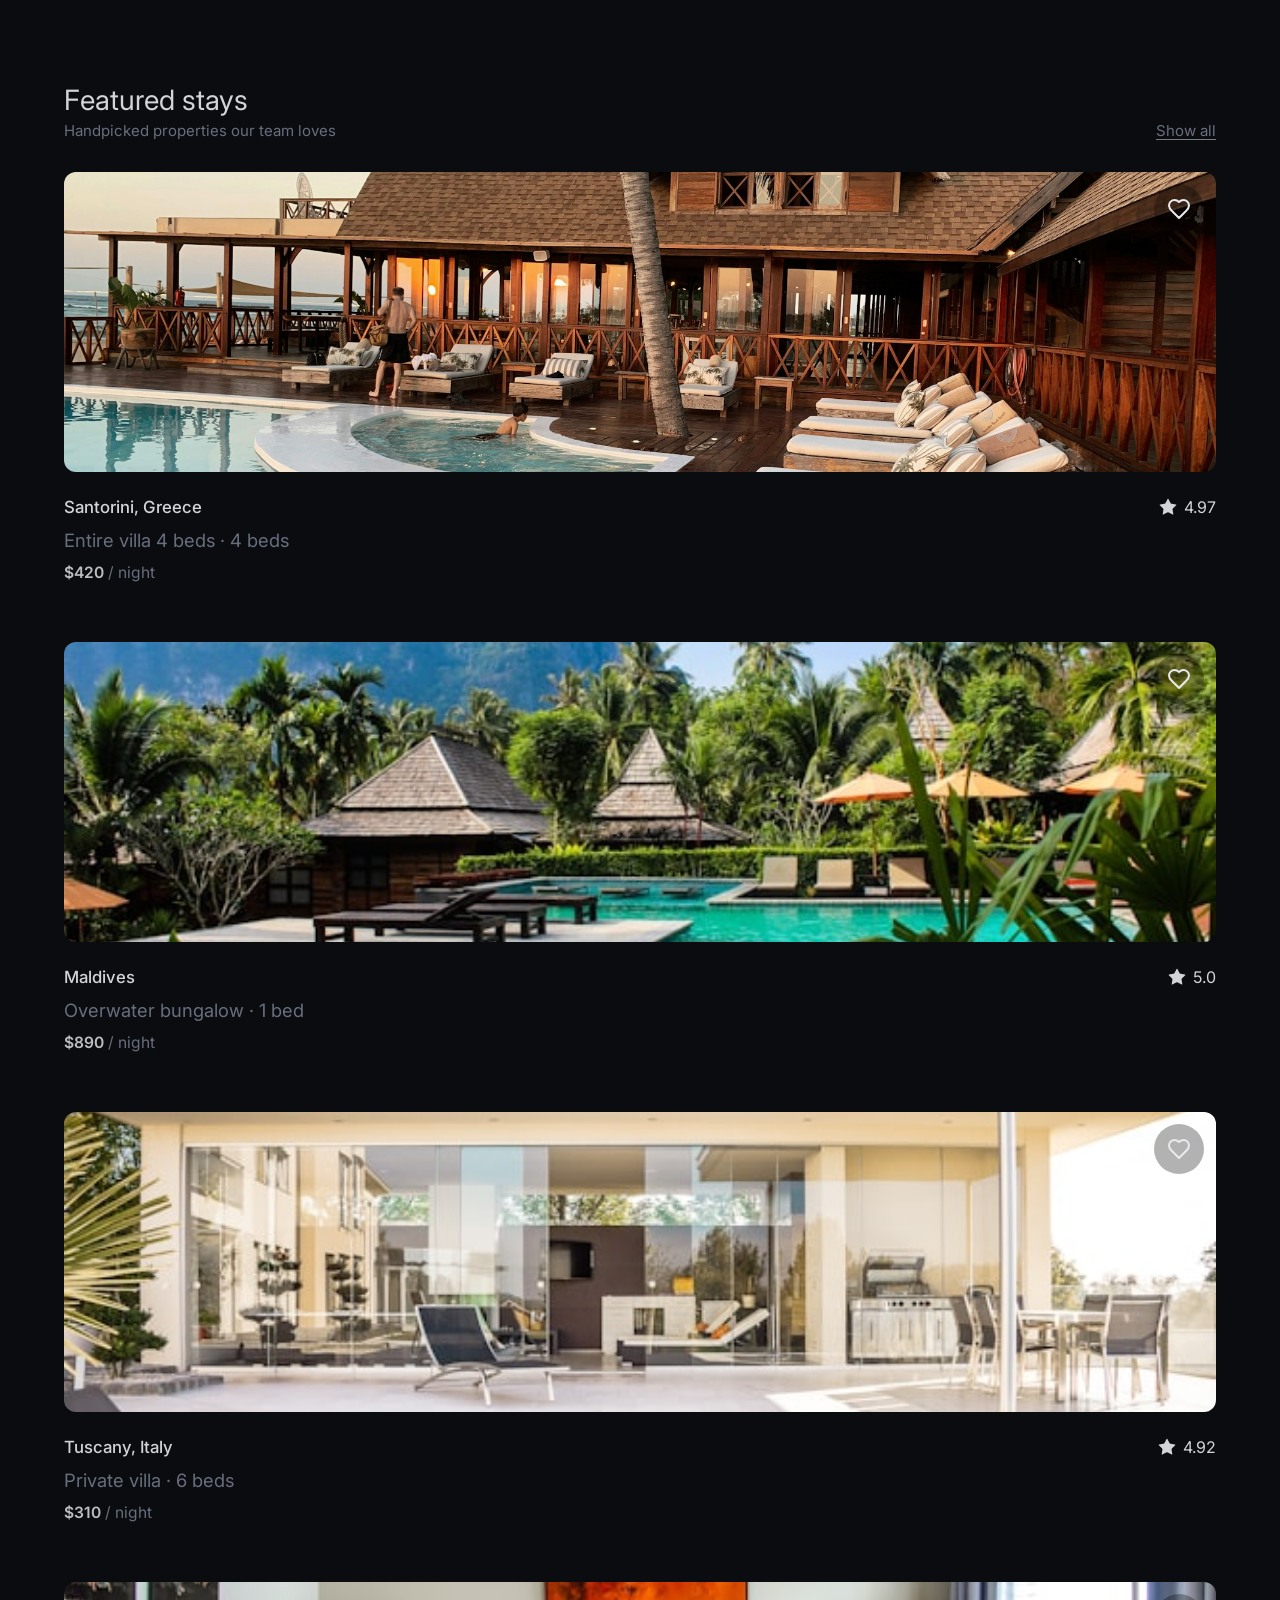
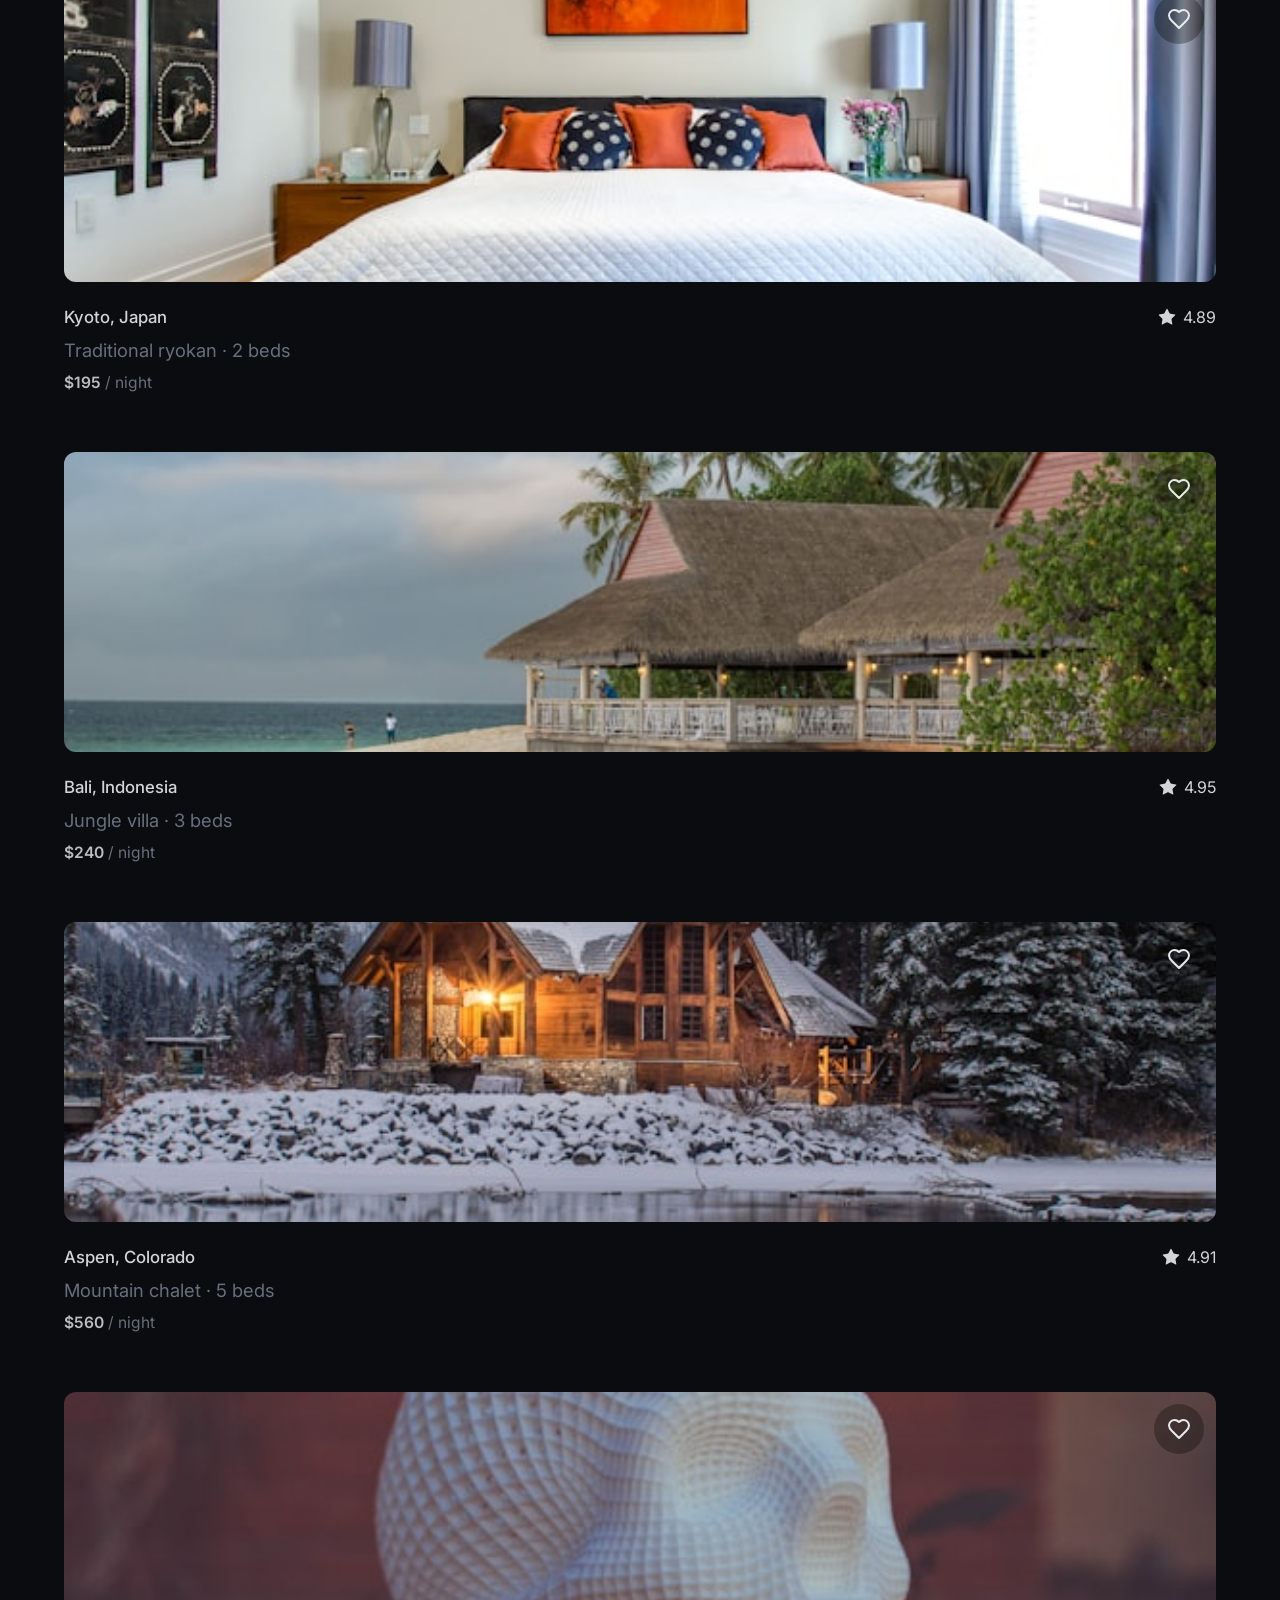
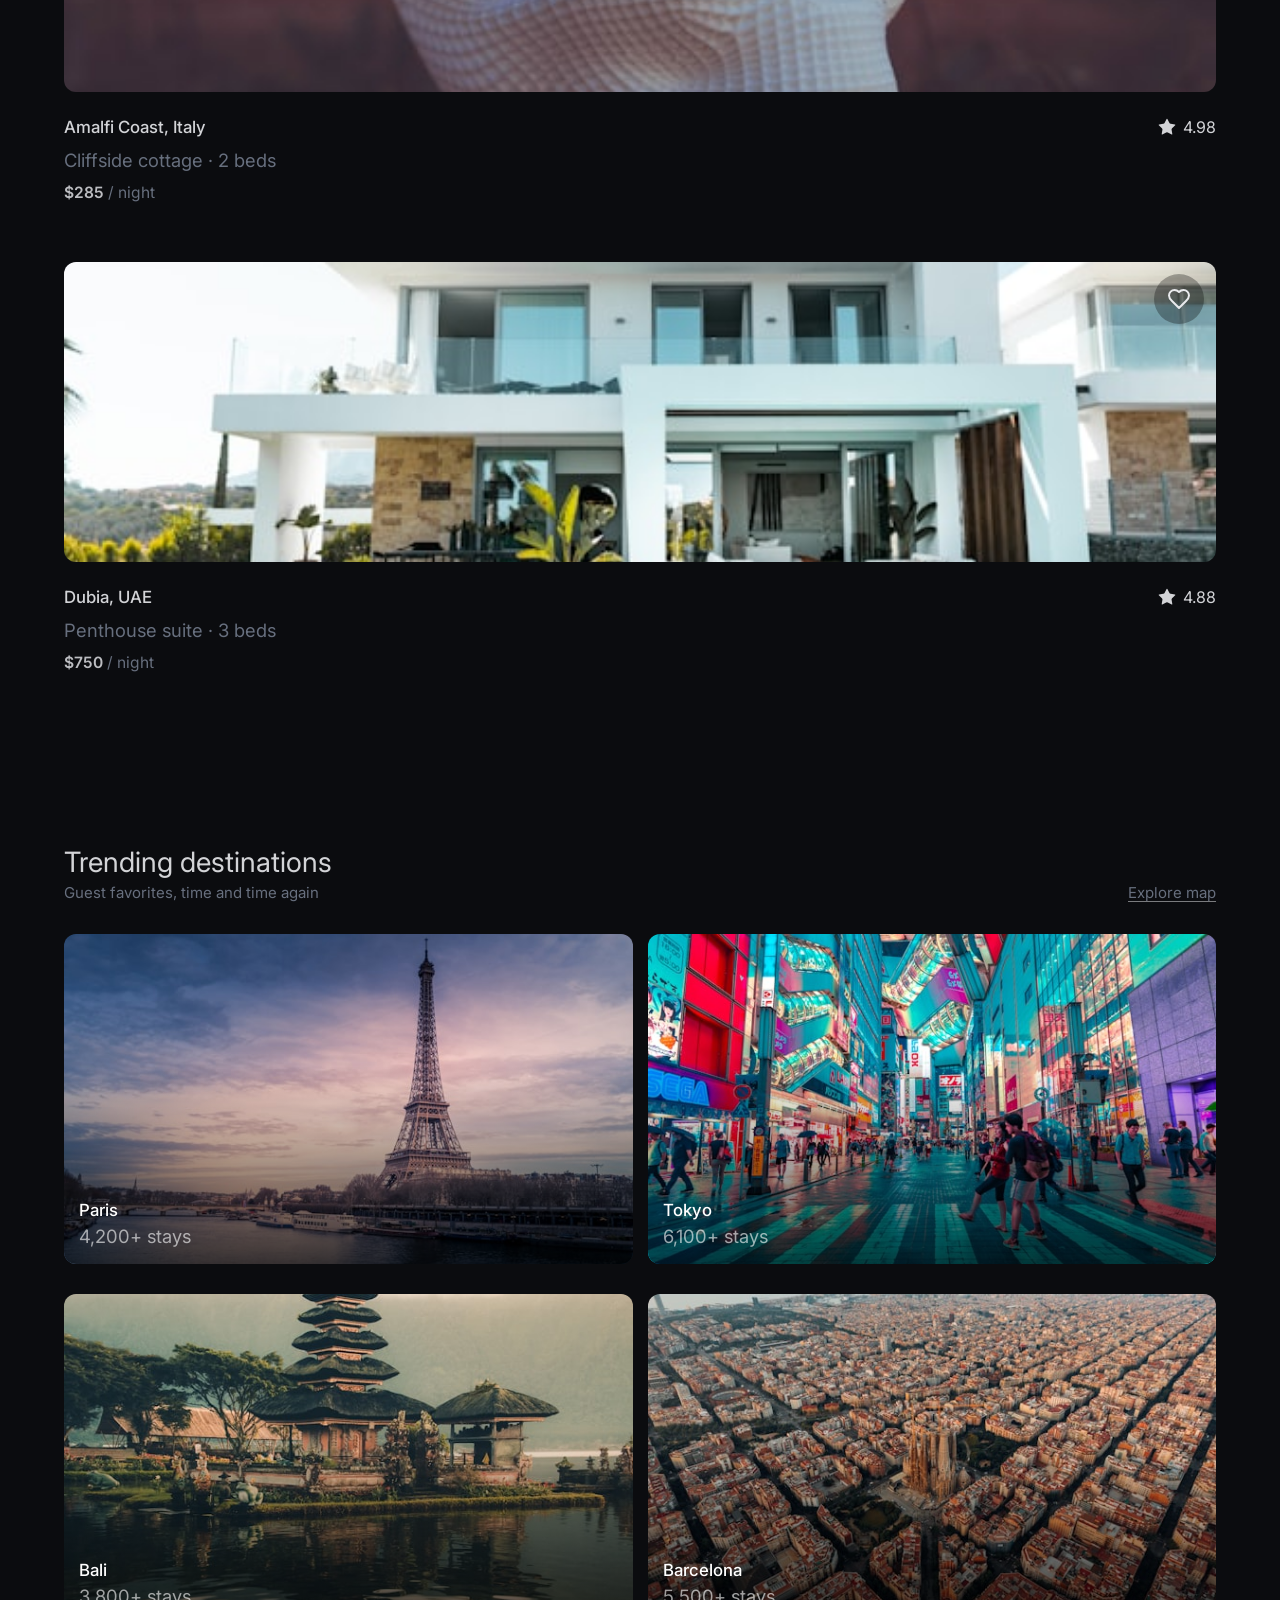
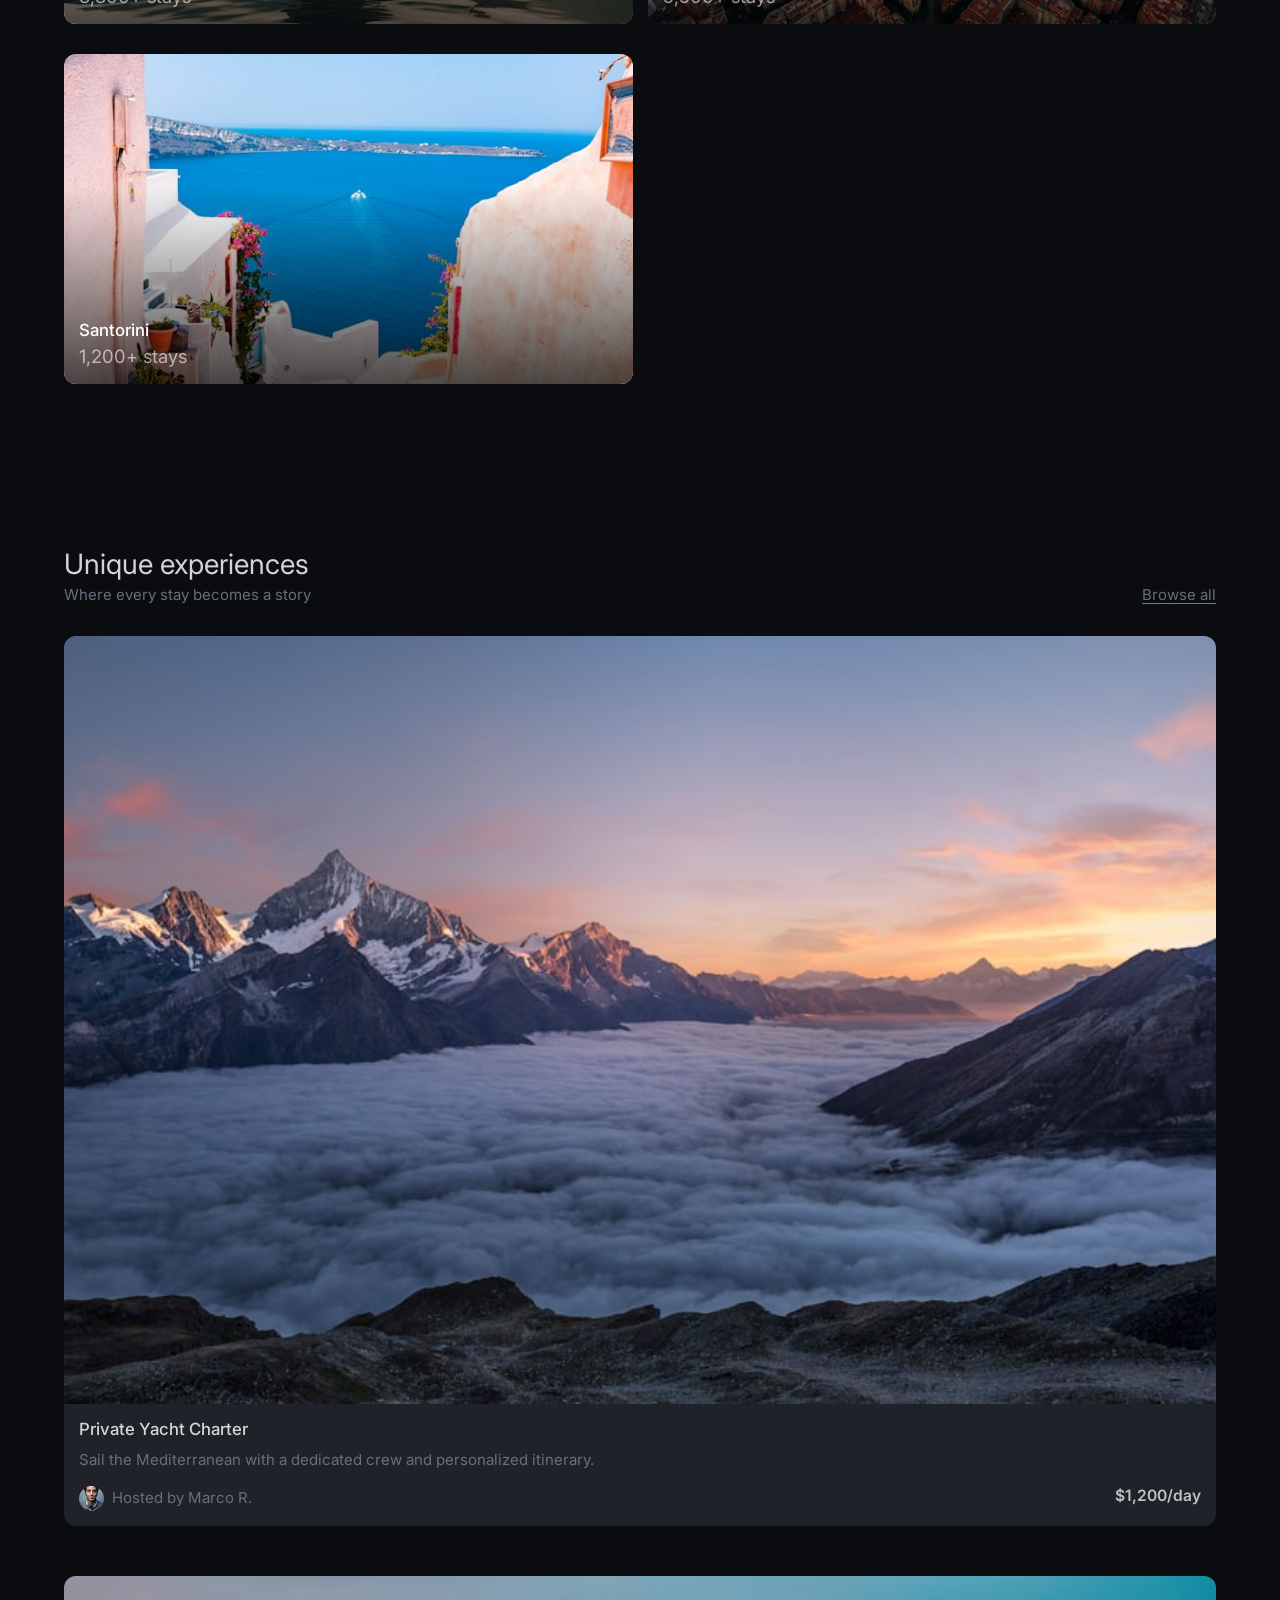
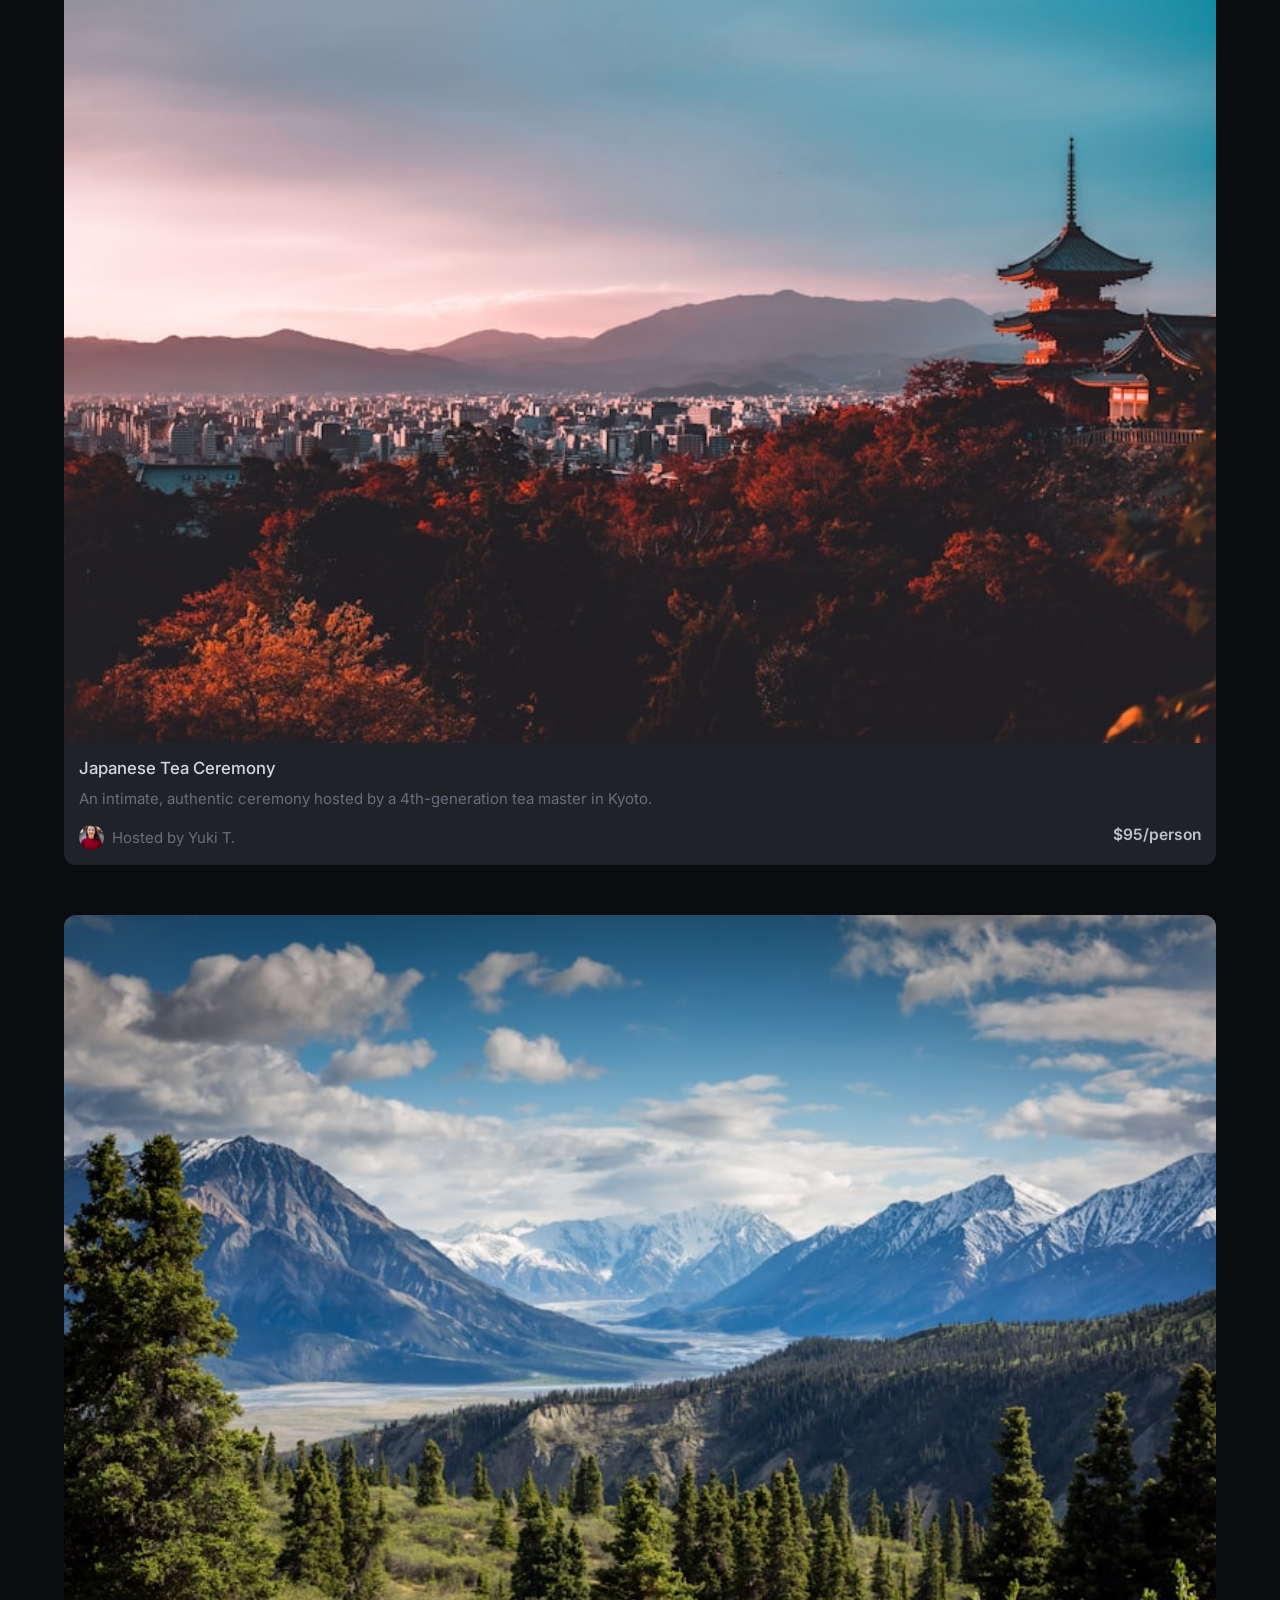
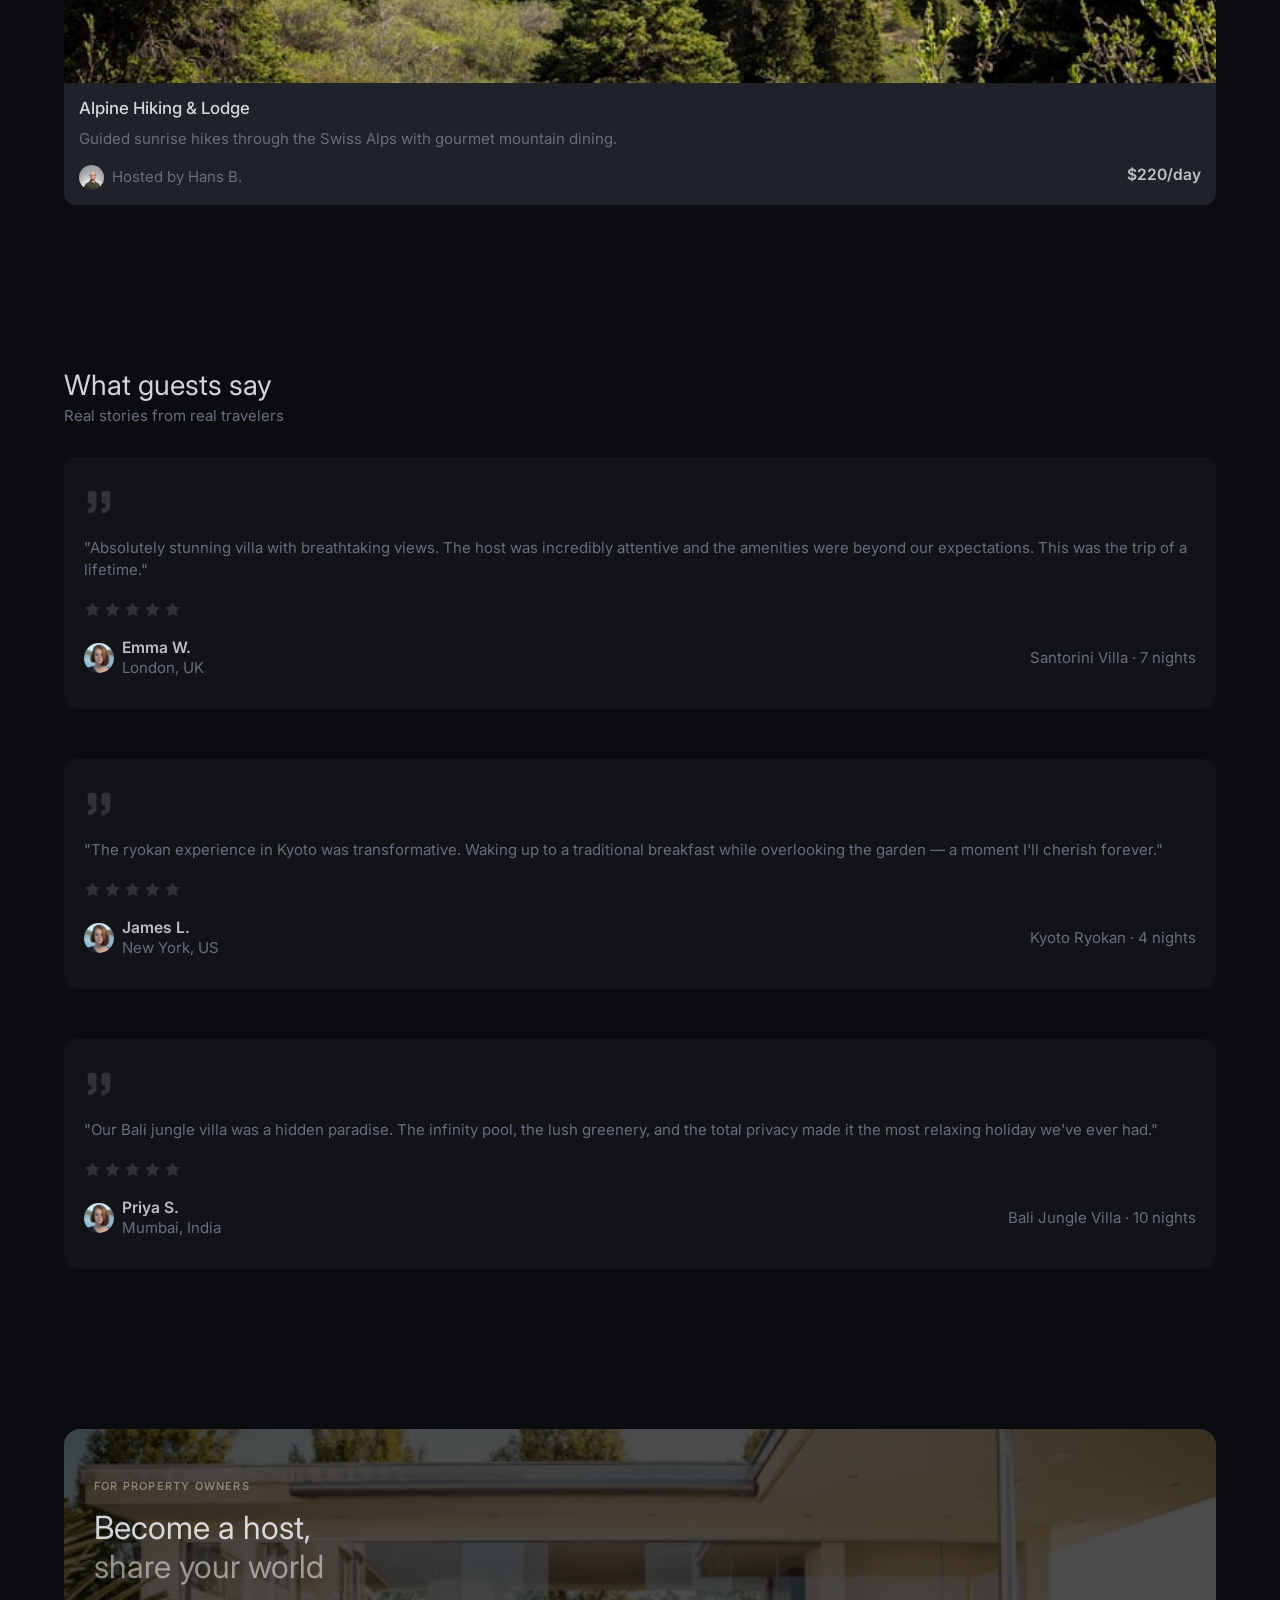
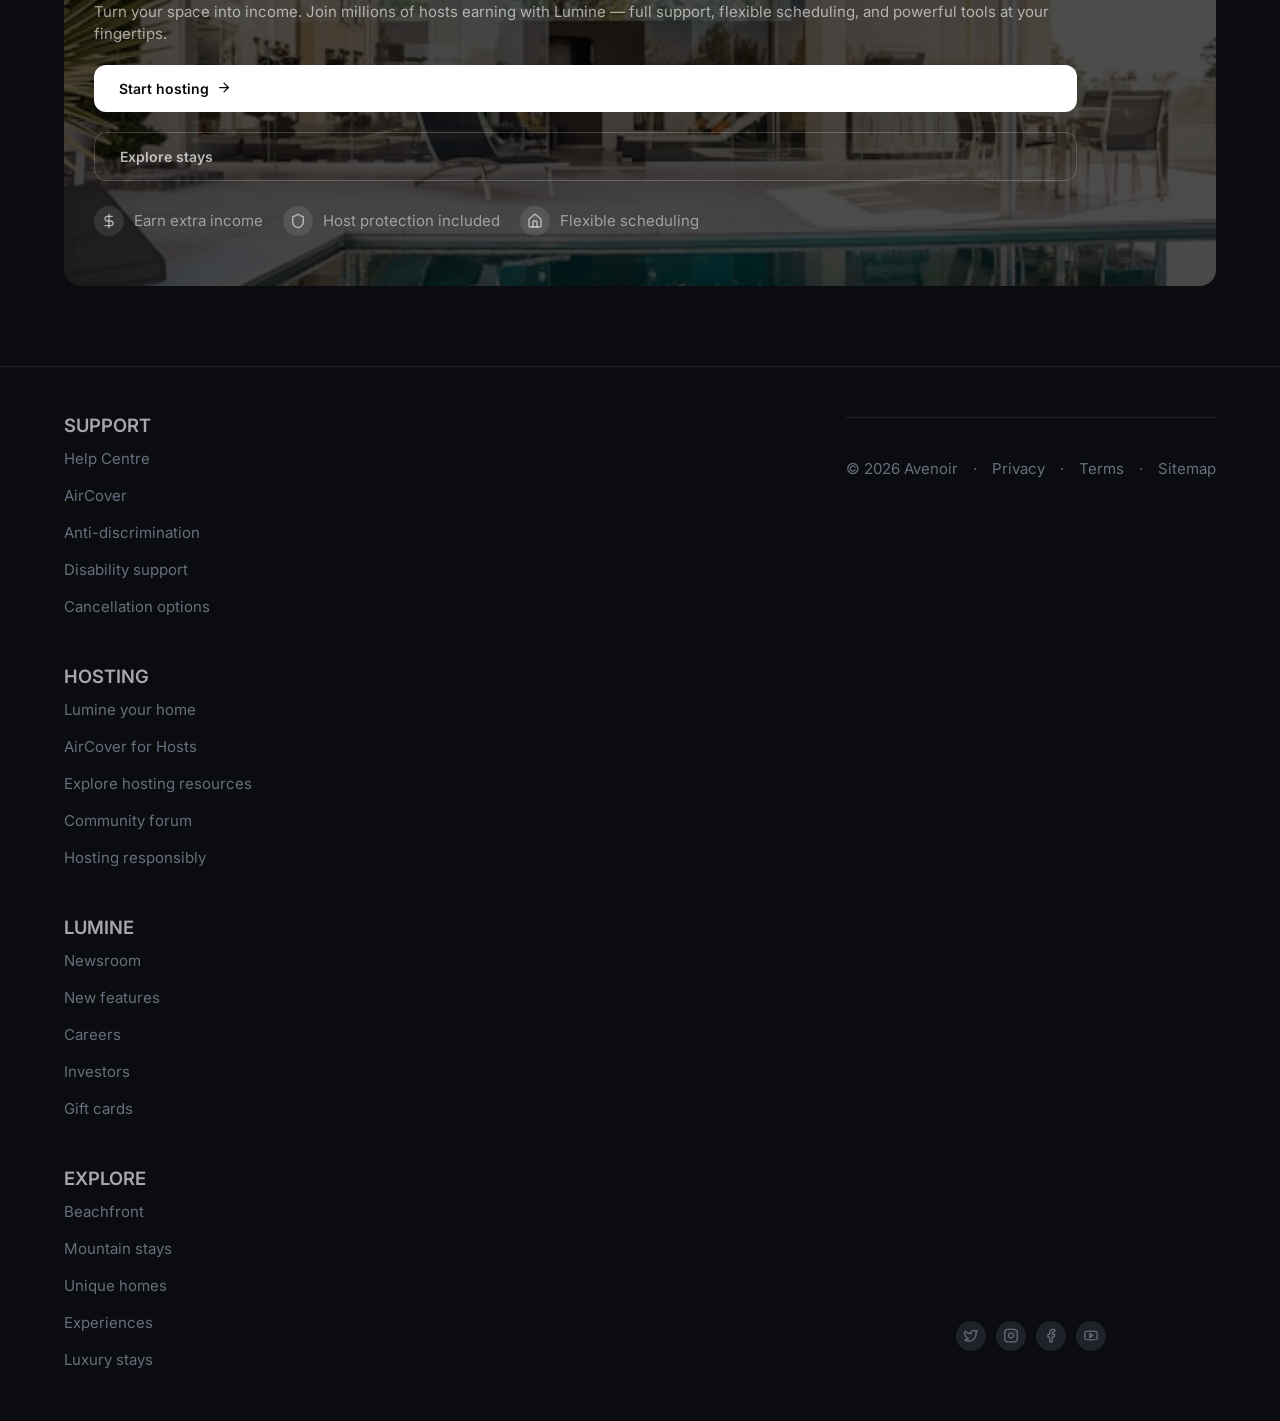
<file: index.html>
<!DOCTYPE html>
<html lang="en">
<head>
    <meta charset="UTF-8">
    <meta name="viewport" content="width=device-width, initial-scale=1.0">
    <title>Avenoir | Website</title>
    <link rel="preconnect" href="https://fonts.googleapis.com">
    <link rel="preconnect" href="https://fonts.gstatic.com" crossorigin>
    <link href="https://fonts.googleapis.com/css2?family=Cookie&family=Inter:ital,opsz,wght@0,14..32,100..900;1,14..32,100..900&display=swap" rel="stylesheet">
  <link rel="stylesheet" href="style.css">
</head>
<body>
    <section class="section">
        <div class="section__inner">
            <div class="section__header">
                <div class="section__heading">
                    <h2 class="section__title">Featured stays</h2>
                    <p class="text--md">Handpicked properties our team loves</p>
                </div>
                <a href="" class="text--md section__link">Show all</a>
            </div>
            <div id="featured-grid" class="section__grid">
                <a href="./" class="card">
                    <div class="card__image-wrapper">
                        <button class="love_btn">
                            <svg xmlns="http://www.w3.org/2000/svg" width="24" height="24" viewBox="0 0 24 24" fill="none" stroke="currentColor" stroke-width="2" stroke-linecap="round" stroke-linejoin="round" class="lucide lucide-heart w-4 h-4 transition-colors stroke-white">
                                <path d="M19 14c1.49-1.46 3-3.21 3-5.5A5.5 5.5 0 0 0 16.5 3c-1.76 0-3 .5-4.5 2-1.5-1.5-2.74-2-4.5-2A5.5 5.5 0 0 0 2 8.5c0 2.3 1.5 4.05 3 5.5l7 7Z"></path>
                            </svg>
                        </button>
                        <img src="./images/hero-bg.jpg" class="image" alt="">
                    </div>
                    <div class="card__details">
                        <div class="card__details-row">
                            <p class="card__location">Santorini, Greece</p>
                            <div class="card__rating">
                                <svg xmlns="http://www.w3.org/2000/svg" width="24" height="24" viewBox="0 0 24 24">
                                    <path d="M11.525 2.295a.53.53 0 0 1 .95 0l2.31 4.679a2.123 2.123 0 0 0 1.595 1.16l5.166.756a.53.53 0 0 1 .294.904l-3.736 3.638a2.123 2.123 0 0 0-.611 1.878l.882 5.14a.53.53 0 0 1-.771.56l-4.618-2.428a2.122 2.122 0 0 0-1.973 0L6.396 21.01a.53.53 0 0 1-.77-.56l.881-5.139a2.122 2.122 0 0 0-.611-1.879L2.16 9.795a.53.53 0 0 1 .294-.906l5.165-.755a2.122 2.122 0 0 0 1.597-1.16z"></path>
                                </svg>
                                <span class="">4.97</span>
                            </div>
                        </div>
                        <p class="text--sm">Entire villa 4 beds · 4 beds</p>
                        <p class="card__price">$420 <span>/ night</span></p>
                    </div>
                </a>
                
                <a href="./" class="card">
                    <div class="card__image-wrapper">
                        <button class="love_btn">
                            <svg xmlns="http://www.w3.org/2000/svg" width="24" height="24" viewBox="0 0 24 24" fill="none" stroke="currentColor" stroke-width="2" stroke-linecap="round" stroke-linejoin="round" class="lucide lucide-heart w-4 h-4 transition-colors stroke-white">
                                <path d="M19 14c1.49-1.46 3-3.21 3-5.5A5.5 5.5 0 0 0 16.5 3c-1.76 0-3 .5-4.5 2-1.5-1.5-2.74-2-4.5-2A5.5 5.5 0 0 0 2 8.5c0 2.3 1.5 4.05 3 5.5l7 7Z"></path>
                            </svg>
                        </button>
                        <img src="./images/house-two.png" alt="">
                    </div>
                    <div class="card__details">
                        <div class="card__details-row">
                            <p class="card__location">Maldives</p>
                            <div class="card__rating">
                                <svg xmlns="http://www.w3.org/2000/svg" width="24" height="24" viewBox="0 0 24 24">
                                    <path d="M11.525 2.295a.53.53 0 0 1 .95 0l2.31 4.679a2.123 2.123 0 0 0 1.595 1.16l5.166.756a.53.53 0 0 1 .294.904l-3.736 3.638a2.123 2.123 0 0 0-.611 1.878l.882 5.14a.53.53 0 0 1-.771.56l-4.618-2.428a2.122 2.122 0 0 0-1.973 0L6.396 21.01a.53.53 0 0 1-.77-.56l.881-5.139a2.122 2.122 0 0 0-.611-1.879L2.16 9.795a.53.53 0 0 1 .294-.906l5.165-.755a2.122 2.122 0 0 0 1.597-1.16z"></path>
                                </svg>
                                <span class="text--sm">5.0</span>
                            </div>
                        </div>
                        <p class="text--sm">Overwater bungalow · 1 bed</p>
                        <p class="card__price">$890 <span>/ night</span></p>
                    </div>
                </a>

                <a href="./" class="card">
                    <div class="card__image-wrapper">
                        <button class="love_btn">
                            <svg xmlns="http://www.w3.org/2000/svg" width="24" height="24" viewBox="0 0 24 24" fill="none" stroke="currentColor" stroke-width="2" stroke-linecap="round" stroke-linejoin="round" class="lucide lucide-heart w-4 h-4 transition-colors stroke-white">
                                <path d="M19 14c1.49-1.46 3-3.21 3-5.5A5.5 5.5 0 0 0 16.5 3c-1.76 0-3 .5-4.5 2-1.5-1.5-2.74-2-4.5-2A5.5 5.5 0 0 0 2 8.5c0 2.3 1.5 4.05 3 5.5l7 7Z"></path>
                            </svg>
                        </button>
                        <img src="./images/house-three.png" alt="">
                    </div>
                    <div class="card__details">
                        <div class="card__details-row">
                            <p class="card__location">Tuscany, Italy</p>
                            <div class="card__rating">
                                <svg xmlns="http://www.w3.org/2000/svg" width="24" height="24" viewBox="0 0 24 24">
                                    <path d="M11.525 2.295a.53.53 0 0 1 .95 0l2.31 4.679a2.123 2.123 0 0 0 1.595 1.16l5.166.756a.53.53 0 0 1 .294.904l-3.736 3.638a2.123 2.123 0 0 0-.611 1.878l.882 5.14a.53.53 0 0 1-.771.56l-4.618-2.428a2.122 2.122 0 0 0-1.973 0L6.396 21.01a.53.53 0 0 1-.77-.56l.881-5.139a2.122 2.122 0 0 0-.611-1.879L2.16 9.795a.53.53 0 0 1 .294-.906l5.165-.755a2.122 2.122 0 0 0 1.597-1.16z"></path>
                                </svg>
                                <span class="text--sm">4.92</span>
                            </div>
                        </div>
                        <p class="text--sm">Private villa · 6 beds</p>
                        <p class="card__price">$310 <span>/ night</span></p>
                    </div>
                </a>

                <a href="./" class="card">
                    <div class="card__image-wrapper">
                        <button class="love_btn">
                            <svg xmlns="http://www.w3.org/2000/svg" width="24" height="24" viewBox="0 0 24 24" fill="none" stroke="currentColor" stroke-width="2" stroke-linecap="round" stroke-linejoin="round" class="lucide lucide-heart w-4 h-4 transition-colors stroke-white">
                                <path d="M19 14c1.49-1.46 3-3.21 3-5.5A5.5 5.5 0 0 0 16.5 3c-1.76 0-3 .5-4.5 2-1.5-1.5-2.74-2-4.5-2A5.5 5.5 0 0 0 2 8.5c0 2.3 1.5 4.05 3 5.5l7 7Z"></path>
                            </svg>
                        </button>
                        <img src="./images/house-four.png" alt="">
                    </div>
                    <div class="card__details">
                        <div class="card__details-row">
                            <p class="card__location">Kyoto, Japan</p>
                            <div class="card__rating">
                                <svg xmlns="http://www.w3.org/2000/svg" width="24" height="24" viewBox="0 0 24 24">
                                    <path d="M11.525 2.295a.53.53 0 0 1 .95 0l2.31 4.679a2.123 2.123 0 0 0 1.595 1.16l5.166.756a.53.53 0 0 1 .294.904l-3.736 3.638a2.123 2.123 0 0 0-.611 1.878l.882 5.14a.53.53 0 0 1-.771.56l-4.618-2.428a2.122 2.122 0 0 0-1.973 0L6.396 21.01a.53.53 0 0 1-.77-.56l.881-5.139a2.122 2.122 0 0 0-.611-1.879L2.16 9.795a.53.53 0 0 1 .294-.906l5.165-.755a2.122 2.122 0 0 0 1.597-1.16z"></path>
                                </svg>
                                <span class="text--sm">4.89</span>
                            </div>
                        </div>
                        <p class="text--sm">Traditional ryokan · 2 beds</p>
                        <p class="card__price">$195 <span>/ night</span></p>
                    </div>
                </a>

                <a href="./" class="card">
                    <div class="card__image-wrapper">
                        <button class="love_btn">
                            <svg xmlns="http://www.w3.org/2000/svg" width="24" height="24" viewBox="0 0 24 24" fill="none" stroke="currentColor" stroke-width="2" stroke-linecap="round" stroke-linejoin="round" class="lucide lucide-heart w-4 h-4 transition-colors stroke-white">
                                <path d="M19 14c1.49-1.46 3-3.21 3-5.5A5.5 5.5 0 0 0 16.5 3c-1.76 0-3 .5-4.5 2-1.5-1.5-2.74-2-4.5-2A5.5 5.5 0 0 0 2 8.5c0 2.3 1.5 4.05 3 5.5l7 7Z"></path>
                            </svg>
                        </button>
                        <img src="./images/house-five.png" alt="">
                    </div>
                    <div class="card__details">
                        <div class="card__details-row">
                            <p class="card__location">Bali, Indonesia</p>
                            <div class="card__rating">
                                <svg xmlns="http://www.w3.org/2000/svg" width="24" height="24" viewBox="0 0 24 24">
                                    <path d="M11.525 2.295a.53.53 0 0 1 .95 0l2.31 4.679a2.123 2.123 0 0 0 1.595 1.16l5.166.756a.53.53 0 0 1 .294.904l-3.736 3.638a2.123 2.123 0 0 0-.611 1.878l.882 5.14a.53.53 0 0 1-.771.56l-4.618-2.428a2.122 2.122 0 0 0-1.973 0L6.396 21.01a.53.53 0 0 1-.77-.56l.881-5.139a2.122 2.122 0 0 0-.611-1.879L2.16 9.795a.53.53 0 0 1 .294-.906l5.165-.755a2.122 2.122 0 0 0 1.597-1.16z"></path>
                                </svg>
                                <span class="text--sm">4.95</span>
                            </div>
                        </div>
                        <p class="text--sm">Jungle villa · 3 beds</p>
                        <p class="card__price">$240 <span>/ night</span></p>
                    </div>
                </a>

                <a href="./" class="card">
                    <div class="card__image-wrapper">
                        <button class="love_btn">
                            <svg xmlns="http://www.w3.org/2000/svg" width="24" height="24" viewBox="0 0 24 24" fill="none" stroke="currentColor" stroke-width="2" stroke-linecap="round" stroke-linejoin="round" class="lucide lucide-heart w-4 h-4 transition-colors stroke-white">
                                <path d="M19 14c1.49-1.46 3-3.21 3-5.5A5.5 5.5 0 0 0 16.5 3c-1.76 0-3 .5-4.5 2-1.5-1.5-2.74-2-4.5-2A5.5 5.5 0 0 0 2 8.5c0 2.3 1.5 4.05 3 5.5l7 7Z"></path>
                            </svg>
                        </button>
                        <img src="./images/house-six.jpg" alt="">
                    </div>
                    <div class="card__details">
                        <div class="card__details-row">
                            <p class="card__location">Aspen, Colorado</p>
                            <div class="card__rating">
                                <svg xmlns="http://www.w3.org/2000/svg" width="24" height="24" viewBox="0 0 24 24">
                                    <path d="M11.525 2.295a.53.53 0 0 1 .95 0l2.31 4.679a2.123 2.123 0 0 0 1.595 1.16l5.166.756a.53.53 0 0 1 .294.904l-3.736 3.638a2.123 2.123 0 0 0-.611 1.878l.882 5.14a.53.53 0 0 1-.771.56l-4.618-2.428a2.122 2.122 0 0 0-1.973 0L6.396 21.01a.53.53 0 0 1-.77-.56l.881-5.139a2.122 2.122 0 0 0-.611-1.879L2.16 9.795a.53.53 0 0 1 .294-.906l5.165-.755a2.122 2.122 0 0 0 1.597-1.16z"></path>
                                </svg>
                                <span class="text--sm">4.91</span>
                            </div>
                        </div>
                        <p class="text--sm">Mountain chalet · 5 beds</p>
                        <p class="card__price">$560 <span>/ night</span></p>
                    </div>
                </a>

                <a href="./" class="card">
                    <div class="card__image-wrapper">
                        <button class="love_btn">
                            <svg xmlns="http://www.w3.org/2000/svg" width="24" height="24" viewBox="0 0 24 24" fill="none" stroke="currentColor" stroke-width="2" stroke-linecap="round" stroke-linejoin="round" class="lucide lucide-heart w-4 h-4 transition-colors stroke-white">
                                <path d="M19 14c1.49-1.46 3-3.21 3-5.5A5.5 5.5 0 0 0 16.5 3c-1.76 0-3 .5-4.5 2-1.5-1.5-2.74-2-4.5-2A5.5 5.5 0 0 0 2 8.5c0 2.3 1.5 4.05 3 5.5l7 7Z"></path>
                            </svg>
                        </button>
                        <img src="./images/house-seven.png" alt="">
                    </div>
                    <div class="card__details">
                        <div class="card__details-row">
                            <p class="card__location">Amalfi Coast, Italy</p>
                            <div class="card__rating">
                                <svg xmlns="http://www.w3.org/2000/svg" width="24" height="24" viewBox="0 0 24 24">
                                    <path d="M11.525 2.295a.53.53 0 0 1 .95 0l2.31 4.679a2.123 2.123 0 0 0 1.595 1.16l5.166.756a.53.53 0 0 1 .294.904l-3.736 3.638a2.123 2.123 0 0 0-.611 1.878l.882 5.14a.53.53 0 0 1-.771.56l-4.618-2.428a2.122 2.122 0 0 0-1.973 0L6.396 21.01a.53.53 0 0 1-.77-.56l.881-5.139a2.122 2.122 0 0 0-.611-1.879L2.16 9.795a.53.53 0 0 1 .294-.906l5.165-.755a2.122 2.122 0 0 0 1.597-1.16z"></path>
                                </svg>
                                <span class="text--sm">4.98</span>
                            </div>
                        </div>
                        <p class="text--sm">Cliffside cottage · 2 beds</p>
                        <p class="card__price">$285 <span>/ night</span></p>
                    </div>
                </a>

                <a href="./" class="card">
                    <div class="card__image-wrapper">
                        <button class="love_btn">
                            <svg xmlns="http://www.w3.org/2000/svg" width="24" height="24" viewBox="0 0 24 24" fill="none" stroke="currentColor" stroke-width="2" stroke-linecap="round" stroke-linejoin="round" class="lucide lucide-heart w-4 h-4 transition-colors stroke-white">
                                <path d="M19 14c1.49-1.46 3-3.21 3-5.5A5.5 5.5 0 0 0 16.5 3c-1.76 0-3 .5-4.5 2-1.5-1.5-2.74-2-4.5-2A5.5 5.5 0 0 0 2 8.5c0 2.3 1.5 4.05 3 5.5l7 7Z"></path>
                            </svg>
                        </button>
                        <img src="./images/house-eight.png" alt="">
                    </div>
                    <div class="card__details">
                        <div class="card__details-row">
                            <p class="card__location">Dubia, UAE</p>
                            <div class="card__rating">
                                <svg xmlns="http://www.w3.org/2000/svg" width="24" height="24" viewBox="0 0 24 24">
                                    <path d="M11.525 2.295a.53.53 0 0 1 .95 0l2.31 4.679a2.123 2.123 0 0 0 1.595 1.16l5.166.756a.53.53 0 0 1 .294.904l-3.736 3.638a2.123 2.123 0 0 0-.611 1.878l.882 5.14a.53.53 0 0 1-.771.56l-4.618-2.428a2.122 2.122 0 0 0-1.973 0L6.396 21.01a.53.53 0 0 1-.77-.56l.881-5.139a2.122 2.122 0 0 0-.611-1.879L2.16 9.795a.53.53 0 0 1 .294-.906l5.165-.755a2.122 2.122 0 0 0 1.597-1.16z"></path>
                                </svg>
                                <span class="text--sm">4.88</span>
                            </div>
                        </div>
                        <p class="text--sm">Penthouse suite · 3 beds</p>
                        <p class="card__price">$750 <span>/ night</span></p>
                    </div>
                </a>

            </div>
        </div>
    </section>

     <section class="section">
        <div class="section__inner">
             <div class="section__header">
                <div class="section__heading">
                    <h2 class="section__title">Trending destinations</h2>
                    <p class="text--md">Guest favorites, time and time again</p>
                </div>
                <a href="" class="text--md section__link">Explore map</a>
            </div>
            <div id="destinations-grid" class="section__grid__two">
                <a class="card">
                    <div class="card__image-wrapper">
                        <img src="./images/destination-one.png" alt="">
                    </div>
                    <div class="card__destination-label">
                        <p class="card__location">Paris</p>
                        <p class="text--sm">4,200+ stays</p>
                    </div>
                </a>
                <a class="card">
                    <div class="card__image-wrapper">
                        <img src="./images/destination-two.png" alt="">
                    </div>
                    <div class="card__destination-label">
                        <p class="card__location">Tokyo</p>
                        <p class="text--sm">6,100+ stays</p>
                    </div>
                </a>
                <a class="card">
                    <div class="card__image-wrapper">
                        <img src="./images/destination-three.jpg" alt="">
                    </div>
                    <div class="card__destination-label">
                        <p class="card__location">Bali</p>
                        <p class="text--sm">3,800+ stays</p>
                    </div>
                </a>
                <a class="card">
                    <div class="card__image-wrapper">
                        <img src="./images/destination-four.png" alt="">
                    </div>
                    <div class="card__destination-label">
                        <p class="card__location">Barcelona</p>
                        <p class="text--sm">5,500+ stays</p>
                    </div>
                </a>
                <a class="card">
                    <div class="card__image-wrapper">
                        <img src="./images/destination-five.jpg" alt="">
                    </div>
                    <div class="card__destination-label">
                        <p class="card__location">Santorini</p>
                        <p class="text--sm">1,200+ stays</p>
                    </div>
                </a>
            </div>
        </div>
     </section>

     <section class="section">
         <div class="section__inner">
            <div class="section__header">
                <div class="section__heading">
                    <h2 class="section__title">Unique experiences</h2>
                    <p class="text--md">Where every stay becomes a story</p>
                </div>
                <a href="" class="text--md section__link">Browse all</a>
            </div>
            <div id="experiences-grid" class="section__grid">
                <a class="card">
                    <div class="card__image-wrapper">
                        <img src="./images/site-one.png" alt="">
                    </div>
                    <div class="card__details__two">
                        <p class="card__location">Private Yacht Charter</p>
                        <p class="text--md">Sail the Mediterranean with a dedicated crew and personalized itinerary.</p>
                        <div class="card__host-price">
                            <div class="card__host">
                                <img src="./images/photo-one.jpg" alt="" class="card__host-avatar">
                                <p class="text--md">Hosted by Marco R.</p>
                            </div>
                            <p class="card__price">$1,200/day</p>
                        </div>
                    </div>
                </a>
                <a class="card">
                    <div class="card__image-wrapper">
                        <img src="./images/site-two.png" alt="">
                    </div>
                    <div class="card__details__two">
                        <p class="card__location">Japanese Tea Ceremony</p>
                        <p class="text--md">An intimate, authentic ceremony hosted by a 4th-generation tea master in Kyoto.</p>
                        <div class="card__host-price">
                            <div class="card__host">
                                <img src="./images/photo-two.jpg" alt="" class="card__host-avatar">
                                <p class="text--md">Hosted by Yuki T.</p>
                            </div>
                            <p class="card__price">$95/person</p>
                        </div>
                    </div>
                </a>
                <a class="card">
                    <div class="card__image-wrapper">
                        <img src="./images/site-three.png" alt="">
                    </div>
                    <div class="card__details__two">
                        <p class="card__location">Alpine Hiking & Lodge</p>
                        <p class="text--md">Guided sunrise hikes through the Swiss Alps with gourmet mountain dining.</p>
                        <div class="card__host-price">
                            <div class="card__host">
                                <img src="./images/photo-three.png" alt="" class="card__host-avatar">
                                <p class="text--md">Hosted by Hans B.</p>
                            </div>
                            <p class="card__price">$220/day</p>
                        </div>
                    </div>
                </a>
            </div>
         </div>
     </section>

     <section class="section">
        <div class="section__inner">
            <div class="section__header">
                <div class="section__heading">
                    <h2 class="section__title">What guests say</h2>
                    <p class="text--md">Real stories from real travelers</p>
                </div>
                <!-- <a href="" class="text--md section__link">Browse all</a> -->
            </div>
            <div id="experiences-grid" class="section__grid">
                <div class="review-card">
                        <svg id="quote-icon" xmlns="http://www.w3.org/2000/svg" width="30"  height="30" viewBox="0 0 24 24">
                            <path d="M16 3a2 2 0 0 0-2 2v6a2 2 0 0 0 2 2 1 1 0 0 1 1 1v1a2 2 0 0 1-2 2 1 1 0 0 0-1 1v2a1 1 0 0 0 1 1 6 6 0 0 0 6-6V5a2 2 0 0 0-2-2z"></path>
                            <path d="M5 3a2 2 0 0 0-2 2v6a2 2 0 0 0 2 2 1 1 0 0 1 1 1v1a2 2 0 0 1-2 2 1 1 0 0 0-1 1v2a1 1 0 0 0 1 1 6 6 0 0 0 6-6V5a2 2 0 0 0-2-2z"></path>
                        </svg>
                        <p class="text--md">"Absolutely stunning villa with breathtaking views. The host was incredibly attentive and the amenities were beyond our expectations. This was the trip of a lifetime."</p>
                        <div class="review-card__stars">
                            <svg xmlns="http://www.w3.org/2000/svg" viewBox="0 0 24 24">
                                <path d="M11.525 2.295a.53.53 0 0 1 .95 0l2.31 4.679a2.123 2.123 0 0 0 1.595 1.16l5.166.756a.53.53 0 0 1 .294.904l-3.736 3.638a2.123 2.123 0 0 0-.611 1.878l.882 5.14a.53.53 0 0 1-.771.56l-4.618-2.428a2.122 2.122 0 0 0-1.973 0L6.396 21.01a.53.53 0 0 1-.77-.56l.881-5.139a2.122 2.122 0 0 0-.611-1.879L2.16 9.795a.53.53 0 0 1 .294-.906l5.165-.755a2.122 2.122 0 0 0 1.597-1.16z"></path>
                            </svg>
                            <svg xmlns="http://www.w3.org/2000/svg" viewBox="0 0 24 24">
                                <path d="M11.525 2.295a.53.53 0 0 1 .95 0l2.31 4.679a2.123 2.123 0 0 0 1.595 1.16l5.166.756a.53.53 0 0 1 .294.904l-3.736 3.638a2.123 2.123 0 0 0-.611 1.878l.882 5.14a.53.53 0 0 1-.771.56l-4.618-2.428a2.122 2.122 0 0 0-1.973 0L6.396 21.01a.53.53 0 0 1-.77-.56l.881-5.139a2.122 2.122 0 0 0-.611-1.879L2.16 9.795a.53.53 0 0 1 .294-.906l5.165-.755a2.122 2.122 0 0 0 1.597-1.16z"></path>
                            </svg>
                            <svg xmlns="http://www.w3.org/2000/svg" viewBox="0 0 24 24">
                                <path d="M11.525 2.295a.53.53 0 0 1 .95 0l2.31 4.679a2.123 2.123 0 0 0 1.595 1.16l5.166.756a.53.53 0 0 1 .294.904l-3.736 3.638a2.123 2.123 0 0 0-.611 1.878l.882 5.14a.53.53 0 0 1-.771.56l-4.618-2.428a2.122 2.122 0 0 0-1.973 0L6.396 21.01a.53.53 0 0 1-.77-.56l.881-5.139a2.122 2.122 0 0 0-.611-1.879L2.16 9.795a.53.53 0 0 1 .294-.906l5.165-.755a2.122 2.122 0 0 0 1.597-1.16z"></path>
                            </svg>
                            <svg xmlns="http://www.w3.org/2000/svg" viewBox="0 0 24 24">
                                <path d="M11.525 2.295a.53.53 0 0 1 .95 0l2.31 4.679a2.123 2.123 0 0 0 1.595 1.16l5.166.756a.53.53 0 0 1 .294.904l-3.736 3.638a2.123 2.123 0 0 0-.611 1.878l.882 5.14a.53.53 0 0 1-.771.56l-4.618-2.428a2.122 2.122 0 0 0-1.973 0L6.396 21.01a.53.53 0 0 1-.77-.56l.881-5.139a2.122 2.122 0 0 0-.611-1.879L2.16 9.795a.53.53 0 0 1 .294-.906l5.165-.755a2.122 2.122 0 0 0 1.597-1.16z"></path>
                            </svg>
                            <svg xmlns="http://www.w3.org/2000/svg" viewBox="0 0 24 24">
                                <path d="M11.525 2.295a.53.53 0 0 1 .95 0l2.31 4.679a2.123 2.123 0 0 0 1.595 1.16l5.166.756a.53.53 0 0 1 .294.904l-3.736 3.638a2.123 2.123 0 0 0-.611 1.878l.882 5.14a.53.53 0 0 1-.771.56l-4.618-2.428a2.122 2.122 0 0 0-1.973 0L6.396 21.01a.53.53 0 0 1-.77-.56l.881-5.139a2.122 2.122 0 0 0-.611-1.879L2.16 9.795a.53.53 0 0 1 .294-.906l5.165-.755a2.122 2.122 0 0 0 1.597-1.16z"></path>
                            </svg>
                        </div>
                        <div class="review-card__author">
                            <div class="card__host">
                                <img src="./images/photo-five.png" alt="" class="review-card__author-avatar">
                                <div class="review-card__author-info">
                                    <p class="card__price">Emma W.</p>
                                    <p class="text--md">London, UK</p>
                                </div>
                            </div>
                            <div class="review-card__stay-detail">
                                <p class="text--md">Santorini Villa · 7 nights</p>
                            </div>
                        </div>
                    </div>

                    <div class="review-card">
                        <svg id="quote-icon" xmlns="http://www.w3.org/2000/svg" width="30" height="30" viewBox="0 0 24 24">
                            <path d="M16 3a2 2 0 0 0-2 2v6a2 2 0 0 0 2 2 1 1 0 0 1 1 1v1a2 2 0 0 1-2 2 1 1 0 0 0-1 1v2a1 1 0 0 0 1 1 6 6 0 0 0 6-6V5a2 2 0 0 0-2-2z"></path>
                            <path d="M5 3a2 2 0 0 0-2 2v6a2 2 0 0 0 2 2 1 1 0 0 1 1 1v1a2 2 0 0 1-2 2 1 1 0 0 0-1 1v2a1 1 0 0 0 1 1 6 6 0 0 0 6-6V5a2 2 0 0 0-2-2z"></path>
                        </svg>
                        <p class="text--md">"The ryokan experience in Kyoto was transformative. Waking up to a traditional breakfast while overlooking the garden — a moment I'll cherish forever."</p>
                        <div class="review-card__stars">
                            <svg xmlns="http://www.w3.org/2000/svg" viewBox="0 0 24 24">
                                <path d="M11.525 2.295a.53.53 0 0 1 .95 0l2.31 4.679a2.123 2.123 0 0 0 1.595 1.16l5.166.756a.53.53 0 0 1 .294.904l-3.736 3.638a2.123 2.123 0 0 0-.611 1.878l.882 5.14a.53.53 0 0 1-.771.56l-4.618-2.428a2.122 2.122 0 0 0-1.973 0L6.396 21.01a.53.53 0 0 1-.77-.56l.881-5.139a2.122 2.122 0 0 0-.611-1.879L2.16 9.795a.53.53 0 0 1 .294-.906l5.165-.755a2.122 2.122 0 0 0 1.597-1.16z"></path>
                            </svg>
                            <svg xmlns="http://www.w3.org/2000/svg" viewBox="0 0 24 24">
                                <path d="M11.525 2.295a.53.53 0 0 1 .95 0l2.31 4.679a2.123 2.123 0 0 0 1.595 1.16l5.166.756a.53.53 0 0 1 .294.904l-3.736 3.638a2.123 2.123 0 0 0-.611 1.878l.882 5.14a.53.53 0 0 1-.771.56l-4.618-2.428a2.122 2.122 0 0 0-1.973 0L6.396 21.01a.53.53 0 0 1-.77-.56l.881-5.139a2.122 2.122 0 0 0-.611-1.879L2.16 9.795a.53.53 0 0 1 .294-.906l5.165-.755a2.122 2.122 0 0 0 1.597-1.16z"></path>
                            </svg>
                            <svg xmlns="http://www.w3.org/2000/svg" viewBox="0 0 24 24">
                                <path d="M11.525 2.295a.53.53 0 0 1 .95 0l2.31 4.679a2.123 2.123 0 0 0 1.595 1.16l5.166.756a.53.53 0 0 1 .294.904l-3.736 3.638a2.123 2.123 0 0 0-.611 1.878l.882 5.14a.53.53 0 0 1-.771.56l-4.618-2.428a2.122 2.122 0 0 0-1.973 0L6.396 21.01a.53.53 0 0 1-.77-.56l.881-5.139a2.122 2.122 0 0 0-.611-1.879L2.16 9.795a.53.53 0 0 1 .294-.906l5.165-.755a2.122 2.122 0 0 0 1.597-1.16z"></path>
                            </svg>
                            <svg xmlns="http://www.w3.org/2000/svg" viewBox="0 0 24 24">
                                <path d="M11.525 2.295a.53.53 0 0 1 .95 0l2.31 4.679a2.123 2.123 0 0 0 1.595 1.16l5.166.756a.53.53 0 0 1 .294.904l-3.736 3.638a2.123 2.123 0 0 0-.611 1.878l.882 5.14a.53.53 0 0 1-.771.56l-4.618-2.428a2.122 2.122 0 0 0-1.973 0L6.396 21.01a.53.53 0 0 1-.77-.56l.881-5.139a2.122 2.122 0 0 0-.611-1.879L2.16 9.795a.53.53 0 0 1 .294-.906l5.165-.755a2.122 2.122 0 0 0 1.597-1.16z"></path>
                            </svg>
                            <svg xmlns="http://www.w3.org/2000/svg" viewBox="0 0 24 24">
                                <path d="M11.525 2.295a.53.53 0 0 1 .95 0l2.31 4.679a2.123 2.123 0 0 0 1.595 1.16l5.166.756a.53.53 0 0 1 .294.904l-3.736 3.638a2.123 2.123 0 0 0-.611 1.878l.882 5.14a.53.53 0 0 1-.771.56l-4.618-2.428a2.122 2.122 0 0 0-1.973 0L6.396 21.01a.53.53 0 0 1-.77-.56l.881-5.139a2.122 2.122 0 0 0-.611-1.879L2.16 9.795a.53.53 0 0 1 .294-.906l5.165-.755a2.122 2.122 0 0 0 1.597-1.16z"></path>
                            </svg>
                        </div>
                        <div class="review-card__author">
                            <div class="card__host">
                                <img src="./images/photo-five.png" alt="" class="review-card__author-avatar">
                                <div class="review-card__author-info">
                                    <p class="card__price">James L.</p>
                                    <p class="text--md">New York, US</p>
                                </div>
                            </div>
                            <div class="review-card__stay-detail">
                                <p class="text--md">Kyoto Ryokan · 4 nights</p>
                            </div>
                        </div>
                    </div>
                    <div class="review-card">
                        <svg id="quote-icon" xmlns="http://www.w3.org/2000/svg" width="30" height="30" viewBox="0 0 24 24">
                            <path d="M16 3a2 2 0 0 0-2 2v6a2 2 0 0 0 2 2 1 1 0 0 1 1 1v1a2 2 0 0 1-2 2 1 1 0 0 0-1 1v2a1 1 0 0 0 1 1 6 6 0 0 0 6-6V5a2 2 0 0 0-2-2z"></path>
                            <path d="M5 3a2 2 0 0 0-2 2v6a2 2 0 0 0 2 2 1 1 0 0 1 1 1v1a2 2 0 0 1-2 2 1 1 0 0 0-1 1v2a1 1 0 0 0 1 1 6 6 0 0 0 6-6V5a2 2 0 0 0-2-2z"></path>
                        </svg>
                        <p class="text--md">"Our Bali jungle villa was a hidden paradise. The infinity pool, the lush greenery, and the total privacy made it the most relaxing holiday we've ever had."</p>
                        <div class="review-card__stars">
                            <svg xmlns="http://www.w3.org/2000/svg" viewBox="0 0 24 24" >
                                <path d="M11.525 2.295a.53.53 0 0 1 .95 0l2.31 4.679a2.123 2.123 0 0 0 1.595 1.16l5.166.756a.53.53 0 0 1 .294.904l-3.736 3.638a2.123 2.123 0 0 0-.611 1.878l.882 5.14a.53.53 0 0 1-.771.56l-4.618-2.428a2.122 2.122 0 0 0-1.973 0L6.396 21.01a.53.53 0 0 1-.77-.56l.881-5.139a2.122 2.122 0 0 0-.611-1.879L2.16 9.795a.53.53 0 0 1 .294-.906l5.165-.755a2.122 2.122 0 0 0 1.597-1.16z"></path>
                            </svg>
                            <svg xmlns="http://www.w3.org/2000/svg" viewBox="0 0 24 24" fill="none" stroke-width="2" stroke-linecap="round" stroke-linejoin="round" class="lucide lucide-star w-3.5 h-3.5 fill-foreground/50 stroke-none">
                                <path d="M11.525 2.295a.53.53 0 0 1 .95 0l2.31 4.679a2.123 2.123 0 0 0 1.595 1.16l5.166.756a.53.53 0 0 1 .294.904l-3.736 3.638a2.123 2.123 0 0 0-.611 1.878l.882 5.14a.53.53 0 0 1-.771.56l-4.618-2.428a2.122 2.122 0 0 0-1.973 0L6.396 21.01a.53.53 0 0 1-.77-.56l.881-5.139a2.122 2.122 0 0 0-.611-1.879L2.16 9.795a.53.53 0 0 1 .294-.906l5.165-.755a2.122 2.122 0 0 0 1.597-1.16z"></path>
                            </svg>
                            <svg xmlns="http://www.w3.org/2000/svg" viewBox="0 0 24 24" >
                                <path d="M11.525 2.295a.53.53 0 0 1 .95 0l2.31 4.679a2.123 2.123 0 0 0 1.595 1.16l5.166.756a.53.53 0 0 1 .294.904l-3.736 3.638a2.123 2.123 0 0 0-.611 1.878l.882 5.14a.53.53 0 0 1-.771.56l-4.618-2.428a2.122 2.122 0 0 0-1.973 0L6.396 21.01a.53.53 0 0 1-.77-.56l.881-5.139a2.122 2.122 0 0 0-.611-1.879L2.16 9.795a.53.53 0 0 1 .294-.906l5.165-.755a2.122 2.122 0 0 0 1.597-1.16z"></path>
                            </svg>
                            <svg xmlns="http://www.w3.org/2000/svg" viewBox="0 0 24 24" >
                                <path d="M11.525 2.295a.53.53 0 0 1 .95 0l2.31 4.679a2.123 2.123 0 0 0 1.595 1.16l5.166.756a.53.53 0 0 1 .294.904l-3.736 3.638a2.123 2.123 0 0 0-.611 1.878l.882 5.14a.53.53 0 0 1-.771.56l-4.618-2.428a2.122 2.122 0 0 0-1.973 0L6.396 21.01a.53.53 0 0 1-.77-.56l.881-5.139a2.122 2.122 0 0 0-.611-1.879L2.16 9.795a.53.53 0 0 1 .294-.906l5.165-.755a2.122 2.122 0 0 0 1.597-1.16z"></path>
                            </svg>
                            <svg xmlns="http://www.w3.org/2000/svg" viewBox="0 0 24 24" >
                                <path d="M11.525 2.295a.53.53 0 0 1 .95 0l2.31 4.679a2.123 2.123 0 0 0 1.595 1.16l5.166.756a.53.53 0 0 1 .294.904l-3.736 3.638a2.123 2.123 0 0 0-.611 1.878l.882 5.14a.53.53 0 0 1-.771.56l-4.618-2.428a2.122 2.122 0 0 0-1.973 0L6.396 21.01a.53.53 0 0 1-.77-.56l.881-5.139a2.122 2.122 0 0 0-.611-1.879L2.16 9.795a.53.53 0 0 1 .294-.906l5.165-.755a2.122 2.122 0 0 0 1.597-1.16z"></path>
                            </svg>
                        </div>
                        <div class="review-card__author">
                            <div class="card__host">
                                <img src="./images/photo-five.png" alt="" class="review-card__author-avatar">
                                <div class="review-card__author-info">
                                    <p class="card__price">Priya S.</p>
                                    <p class="text--md">Mumbai, India</p>
                                </div>
                            </div>
                            <div class="review-card__stay-detail">
                                <p class="text--md">Bali Jungle Villa · 10 nights</p>
                            </div>
                        </div>
                    </div>
            </div>
        </div>
     </section>

     <section class="section">
         <div class="section__inner" id="bg__img-section">
            <div class="insidee-head">
                    <p class="text--special">For property owners</p>
                    <h2 class="inner-header">Become a host, <br/><span class="colored-inner">share your world</span></h2>
                    <p class="text--md">Turn your space into income. Join millions of hosts earning with Lumine — full support, flexible scheduling, and powerful tools at your fingertips.</p>
                    <div class="anchor-btn">
                        <a href="./" class="anchor-one-btn">
                            Start hosting 
                            <svg xmlns="http://www.w3.org/2000/svg" width="24" height="24" viewBox="0 0 24 24" fill="none" stroke="currentColor" stroke-width="2" stroke-linecap="round" stroke-linejoin="round" class="lucide lucide-arrow-right w-4 h-4 group-hover:translate-x-1 transition-transform">
                                <path d="M5 12h14"></path>
                                <path d="m12 5 7 7-7 7"></path>
                            </svg>
                        </a>
                        <a href="./" class="anchor-two-btn">Explore stays</a>
                    </div>
                    <div class="icons-text">
                        <div class="icon-text-one">
                            <div class="icon-section">
                                <svg xmlns="http://www.w3.org/2000/svg" viewBox="0 0 24 24" fill="none" stroke="currentColor" stroke-width="2" stroke-linecap="round" stroke-linejoin="round" class="lucide lucide-dollar-sign w-3.5 h-3.5 text-white/60">
                                    <line x1="12" x2="12" y1="2" y2="22"></line>
                                    <path d="M17 5H9.5a3.5 3.5 0 0 0 0 7h5a3.5 3.5 0 0 1 0 7H6"></path>
                                </svg>
                            </div>
                            <p class="text--md">Earn extra income</p>
                        </div>
                        <div class="icon-text-one">
                            <div class="icon-section">
                                <svg xmlns="http://www.w3.org/2000/svg" viewBox="0 0 24 24" fill="none" stroke="currentColor" stroke-width="2" stroke-linecap="round" stroke-linejoin="round" class="lucide lucide-shield w-3.5 h-3.5 text-white/60">
                                    <path d="M20 13c0 5-3.5 7.5-7.66 8.95a1 1 0 0 1-.67-.01C7.5 20.5 4 18 4 13V6a1 1 0 0 1 1-1c2 0 4.5-1.2 6.24-2.72a1.17 1.17 0 0 1 1.52 0C14.51 3.81 17 5 19 5a1 1 0 0 1 1 1z"></path>
                                </svg>
                            </div>
                            <p class="text--md">Host protection included</p>
                        </div>
                        <div class="icon-text-one">
                            <div class="icon-section">
                                <svg xmlns="http://www.w3.org/2000/svg" viewBox="0 0 24 24" fill="none" stroke="currentColor" stroke-width="2" stroke-linecap="round" stroke-linejoin="round" class="lucide lucide-house w-3.5 h-3.5 text-white/60">
                                    <path d="M15 21v-8a1 1 0 0 0-1-1h-4a1 1 0 0 0-1 1v8"></path>
                                    <path d="M3 10a2 2 0 0 1 .709-1.528l7-5.999a2 2 0 0 1 2.582 0l7 5.999A2 2 0 0 1 21 10v9a2 2 0 0 1-2 2H5a2 2 0 0 1-2-2z"></path>
                                </svg>
                            </div>
                            <p class="text--md">Flexible scheduling</p>
                        </div>
                    </div>
                </div>
         </div>
     </section>


     <footer class="footer-section">
        <div class="footer__inner">
            <div class="first-footer__layer">
                <div class="first__layer--one">
                    <div class="first_layer-header">
                        <p class="text--sm">Support</p>
                    </div>
                    <a href="./explore.html" class="">
                        <p class="text--md">Help Centre</p>
                    </a>
                    <a href="./" class="">
                        <p class="text--md">AirCover</p>
                    </a>
                    <a href="./" class="">
                        <p class="text--md">Anti-discrimination</p>
                    </a>
                    <a href="./" class="">
                        <p class="text--md">Disability support</p>
                    </a>
                    <a href="./" class="">
                        <p class="text--md">Cancellation options</p>
                    </a>
                </div>
                <div class="first__layer--one">
                    <div class="first_layer-header">
                        <p class="text--sm">Hosting</p>
                    </div>
                    <a href="./" class="">
                        <p class="text--md">Lumine your home</p>
                    </a>
                    <a href="./" class="">
                        <p class="text--md">AirCover for Hosts</p>
                    </a>
                    <a href="./" class="">
                        <p class="text--md">Explore hosting resources</p>
                    </a>
                    <a href="./" class="">
                        <p class="text--md">Community forum</p>
                    </a>
                    <a href="./props.html" class="">
                        <p class="text--md">Hosting responsibly</p>
                    </a>
                </div>
                <div class="first__layer--one">
                    <div class="first_layer-header">
                        <p class="text--sm">Lumine</p>
                    </div>
                    <a href="./" class="">
                        <p class="text--md">Newsroom</p>
                    </a>
                    <a href="./" class="">
                        <p class="text--md">New features</p>
                    </a>
                    <a href="./" class="">
                        <p class="text--md">Careers</p>
                    </a>
                    <a href="./" class="">
                        <p class="text--md">Investors</p>
                    </a>
                    <a href="./" class="">
                        <p class="text--md">Gift cards</p>
                    </a>
                </div>
                <div class="first__layer--one">
                    <div class="first_layer-header">
                        <p class="text--sm">Explore</p>
                    </div>
                    <a href="./" class="">
                        <p class="text--md">Beachfront</p>
                    </a>
                    <a href="./" class="">
                        <p class="text--md">Mountain stays</p>
                    </a>
                    <a href="./" class="">
                        <p class="text--md">Unique homes</p>
                    </a>
                    <a href="./" class="">
                        <p class="text--md">Experiences</p>
                    </a>
                    <a href="./" class="">
                        <p class="text--md">Luxury stays</p>
                    </a>
                </div>
            </div>
            <div class="second-footer__layer">
                <div class="just-text__footer">
                    <p class="text--md">© <span id="year"></span> Avenoir</p>
                    <p class="text--md">·</p>
                    <p class="text--md">Privacy</p>
                    <p class="text--md">·</p>
                    <p class="text--md">Terms</p>
                    <p class="text--md">·</p>
                    <p class="text--md">Sitemap</p>
                </div>
                <div class="just-svg__footer">
                    <a href="./" class="">
                        <svg xmlns="http://www.w3.org/2000/svg" width="24" height="24" viewBox="0 0 24 24" fill="none" stroke="currentColor" stroke-width="2" stroke-linecap="round" stroke-linejoin="round" class="lucide lucide-twitter w-3.5 h-3.5 text-muted-foreground">
                            <path d="M22 4s-.7 2.1-2 3.4c1.6 10-9.4 17.3-18 11.6 2.2.1 4.4-.6 6-2C3 15.5.5 9.6 3 5c2.2 2.6 5.6 4.1 9 4-.9-4.2 4-6.6 7-3.8 1.1 0 3-1.2 3-1.2z"></path>
                        </svg>
                    </a>
                    <a href="./" class="">
                        <svg xmlns="http://www.w3.org/2000/svg" width="24" height="24" viewBox="0 0 24 24" fill="none" stroke="currentColor" stroke-width="2" stroke-linecap="round" stroke-linejoin="round" class="lucide lucide-instagram w-3.5 h-3.5 text-muted-foreground">
                            <rect width="20" height="20" x="2" y="2" rx="5" ry="5"></rect>
                            <path d="M16 11.37A4 4 0 1 1 12.63 8 4 4 0 0 1 16 11.37z"></path>
                            <line x1="17.5" x2="17.51" y1="6.5" y2="6.5"></line>
                        </svg>
                    </a>
                    <a href="./" class="">
                        <svg xmlns="http://www.w3.org/2000/svg" width="24" height="24" viewBox="0 0 24 24" fill="none" stroke="currentColor" stroke-width="2" stroke-linecap="round" stroke-linejoin="round" class="lucide lucide-facebook w-3.5 h-3.5 text-muted-foreground">
                            <path d="M18 2h-3a5 5 0 0 0-5 5v3H7v4h3v8h4v-8h3l1-4h-4V7a1 1 0 0 1 1-1h3z"></path>
                        </svg>
                    </a>
                    <a href="./" class="">
                        <svg xmlns="http://www.w3.org/2000/svg" width="24" height="24" viewBox="0 0 24 24" fill="none" stroke="currentColor" stroke-width="2" stroke-linecap="round" stroke-linejoin="round" class="lucide lucide-youtube w-3.5 h-3.5 text-muted-foreground">
                            <path d="M2.5 17a24.12 24.12 0 0 1 0-10 2 2 0 0 1 1.4-1.4 49.56 49.56 0 0 1 16.2 0A2 2 0 0 1 21.5 7a24.12 24.12 0 0 1 0 10 2 2 0 0 1-1.4 1.4 49.55 49.55 0 0 1-16.2 0A2 2 0 0 1 2.5 17"></path>
                            <path d="m10 15 5-3-5-3z"></path>
                        </svg>
                    </a>
                </div>
            </div>
        </div>
    </footer>

<script src="main.js"></script>
</body>
</html>
</file>
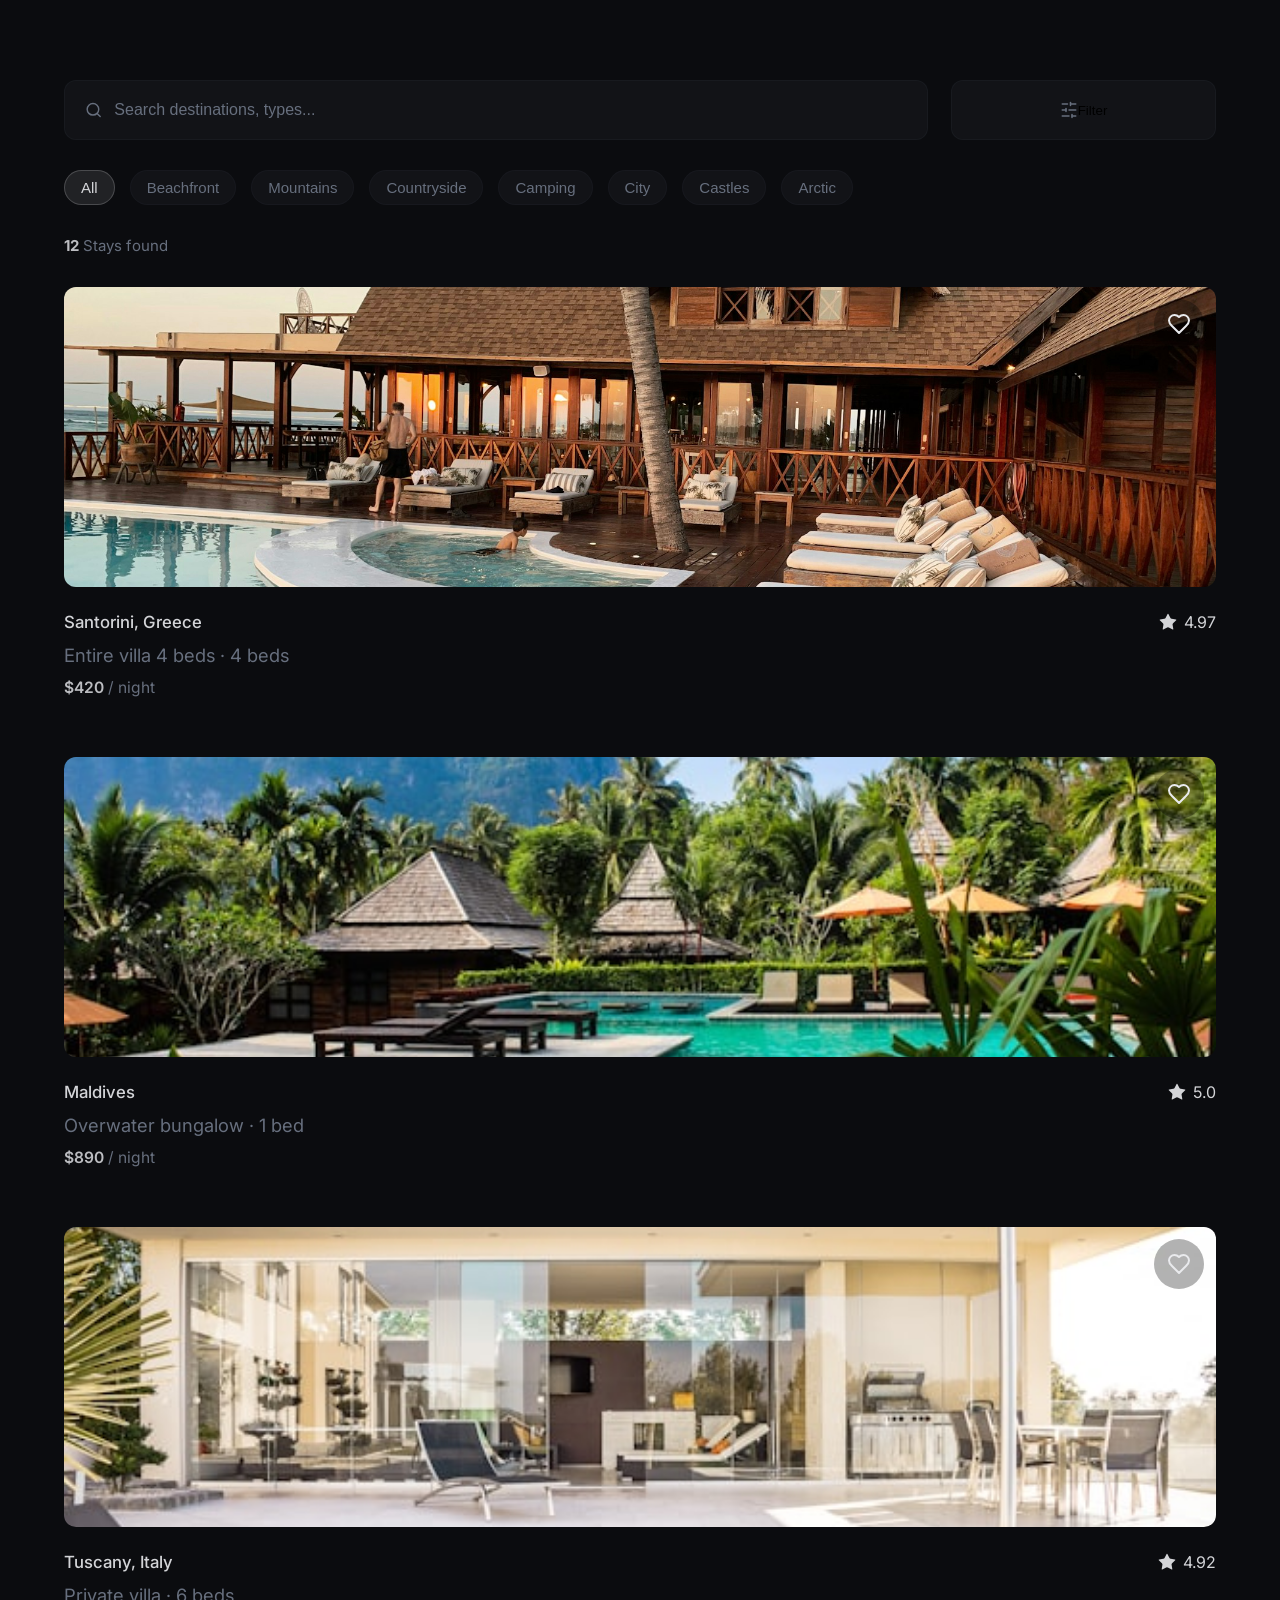
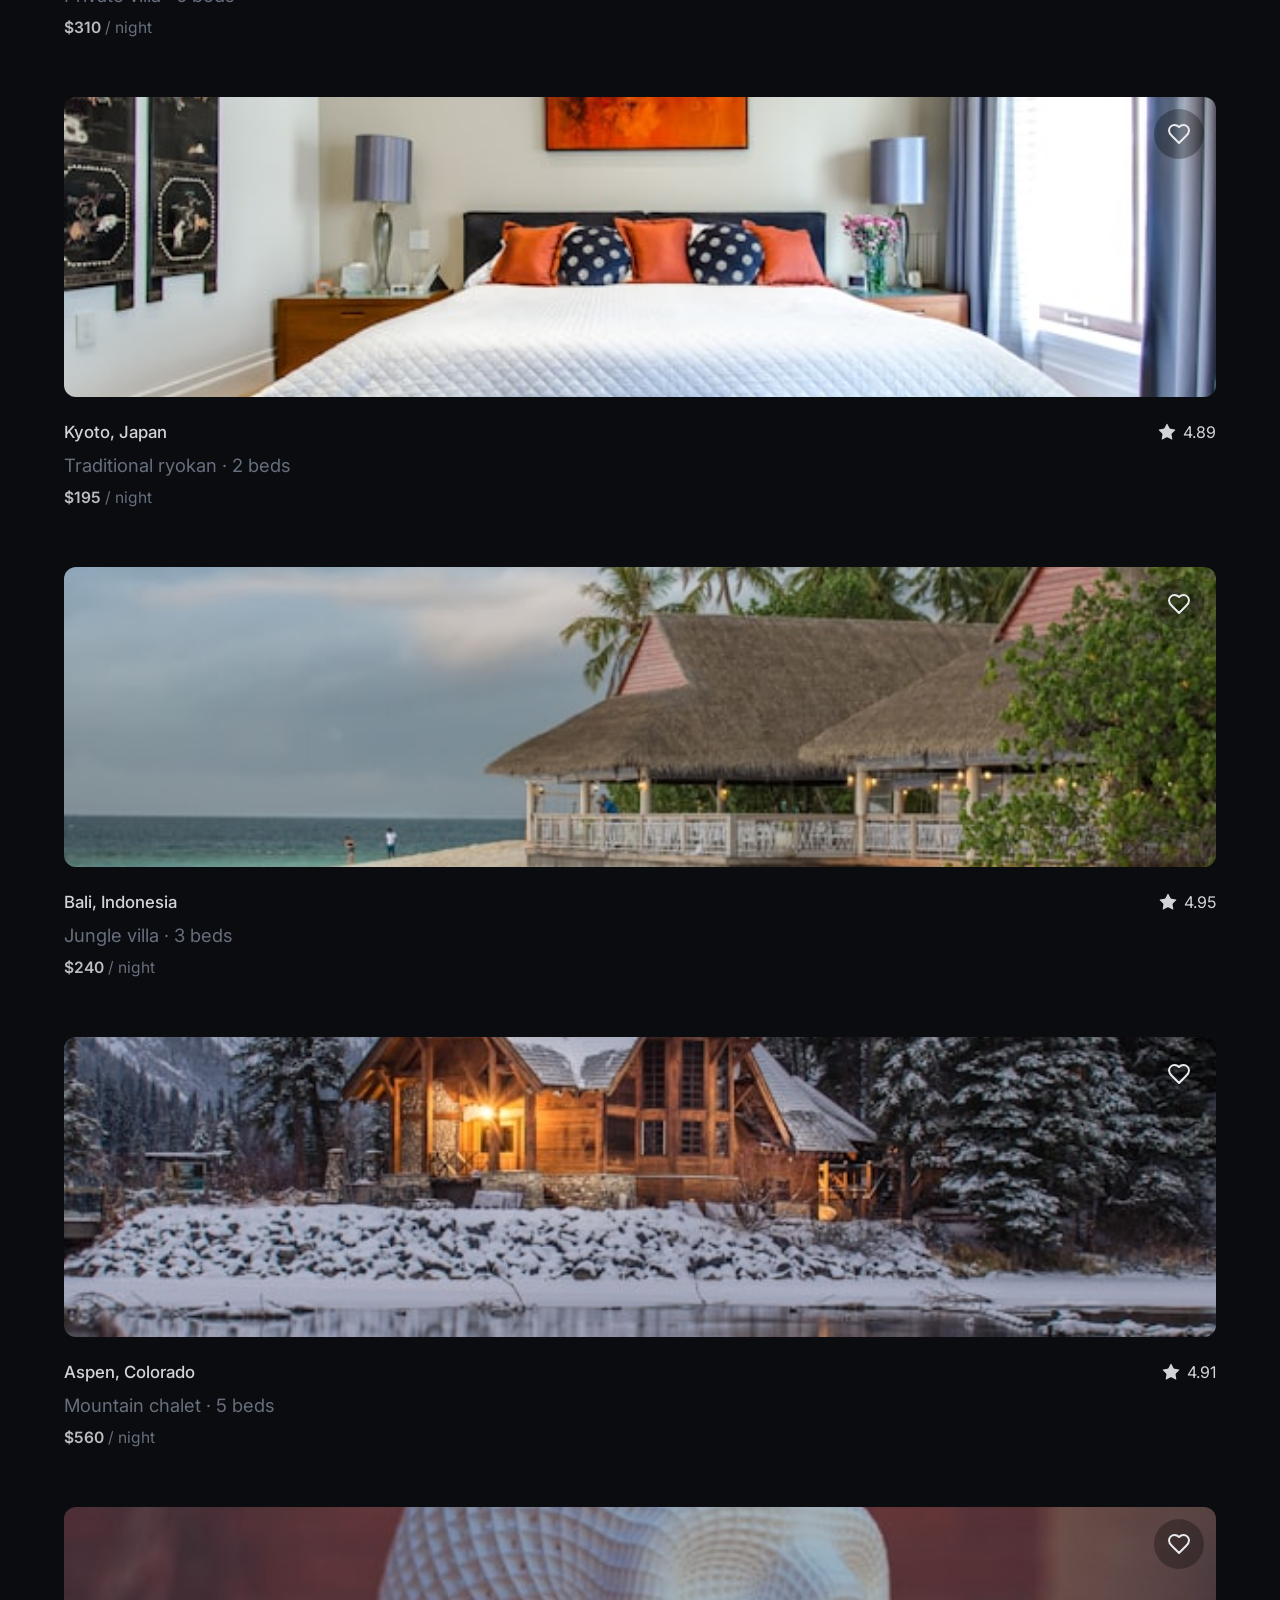
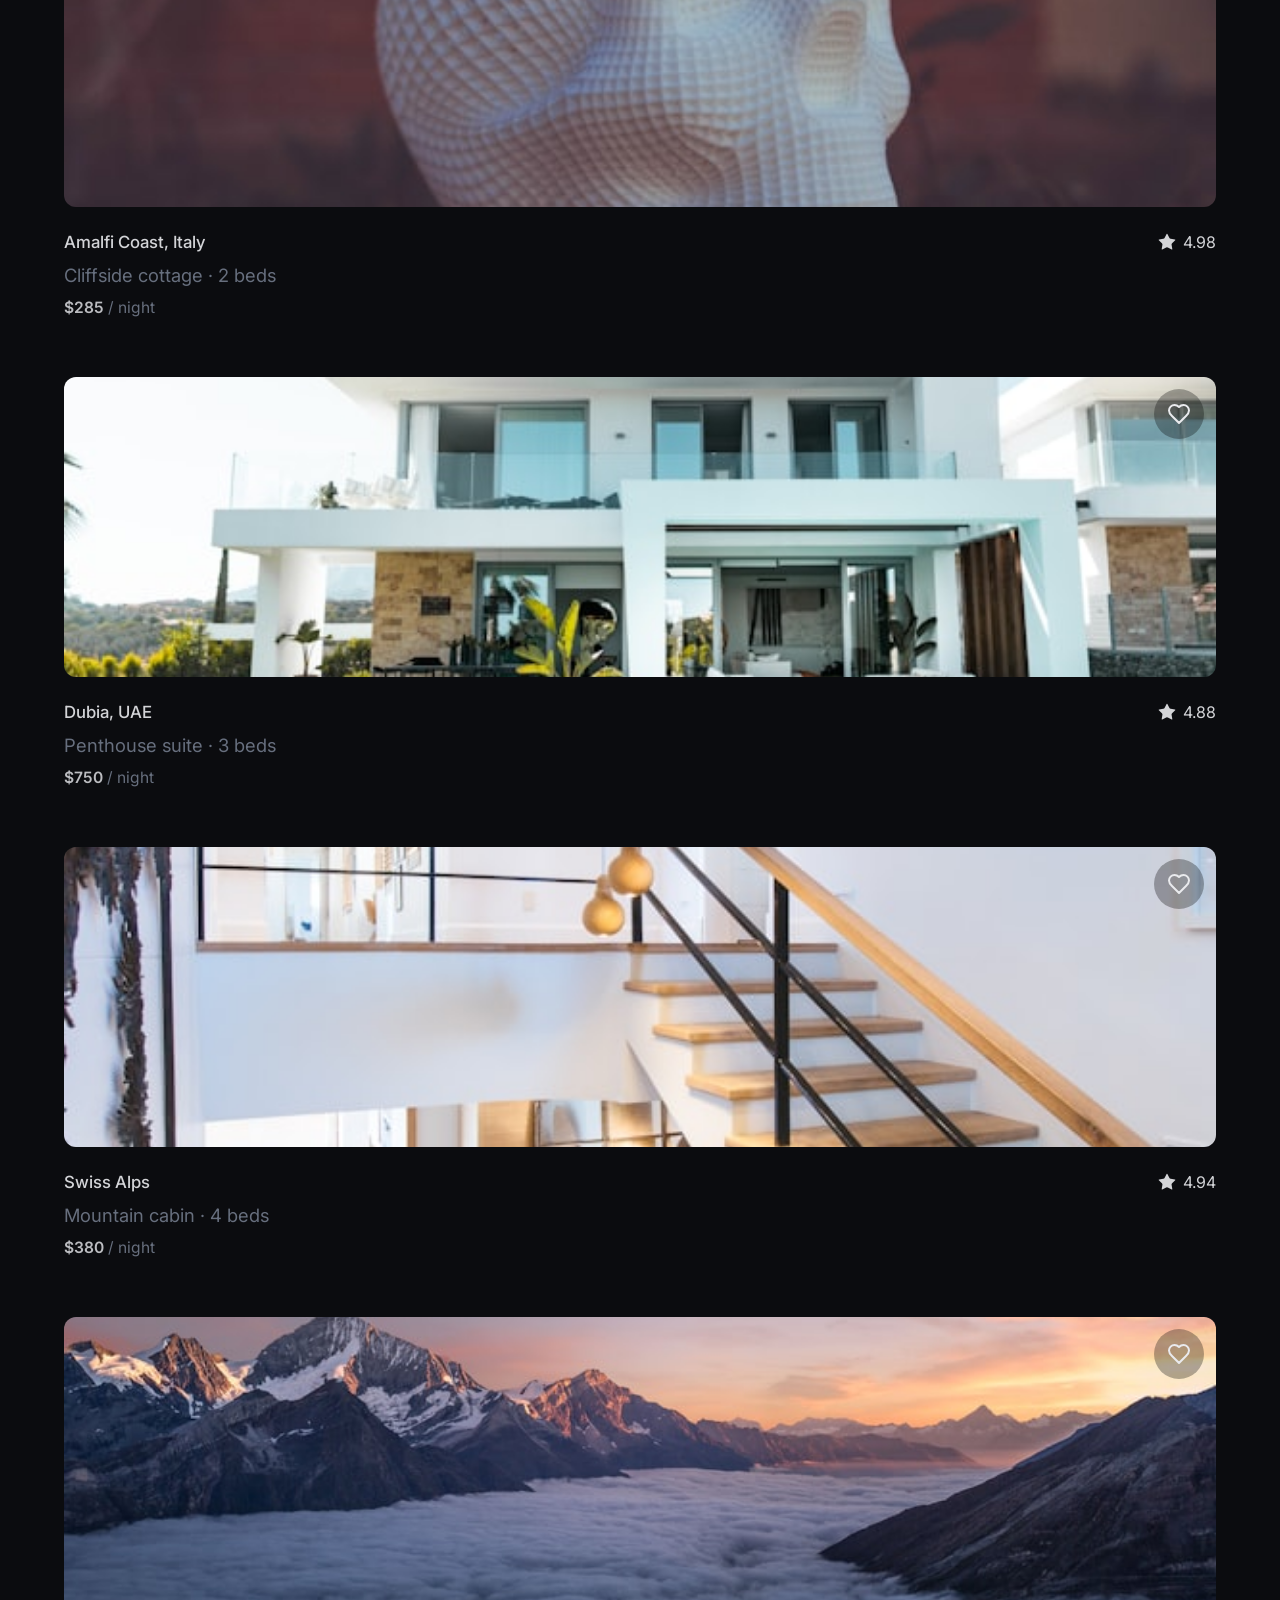
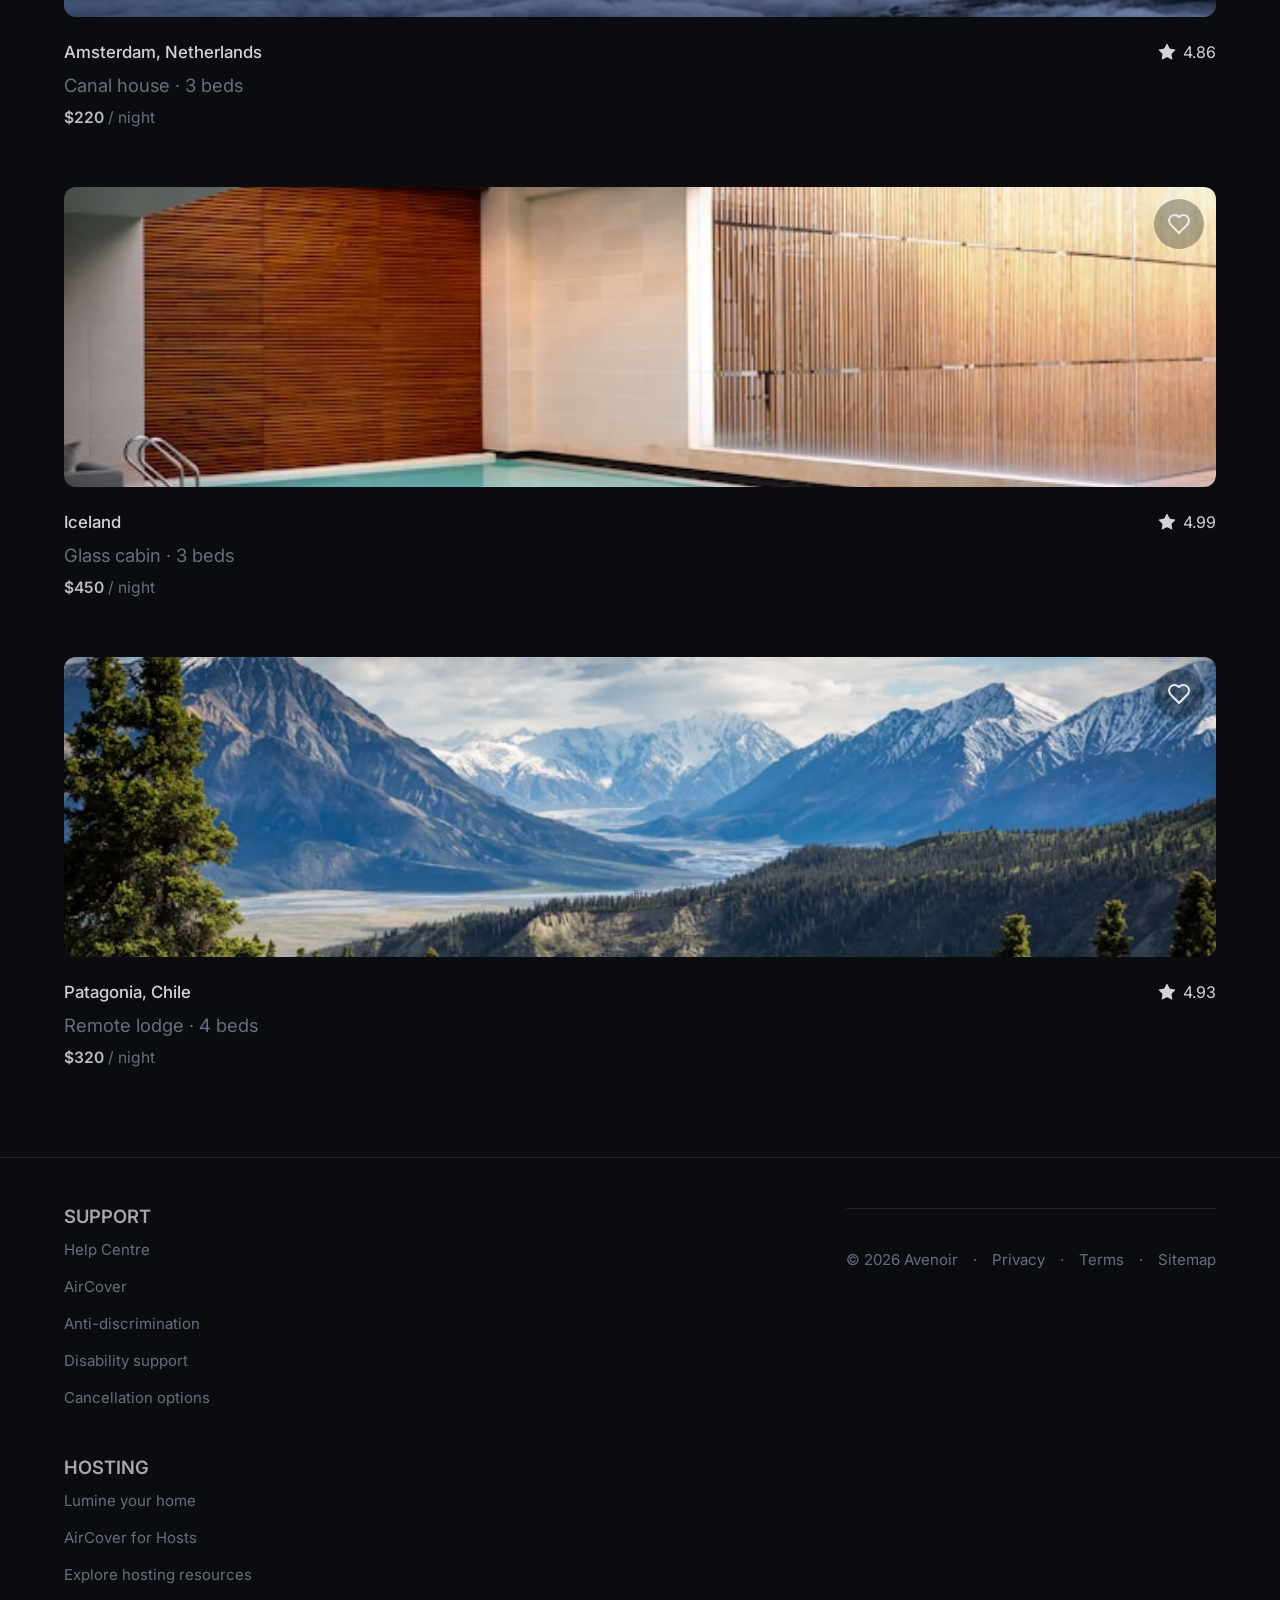
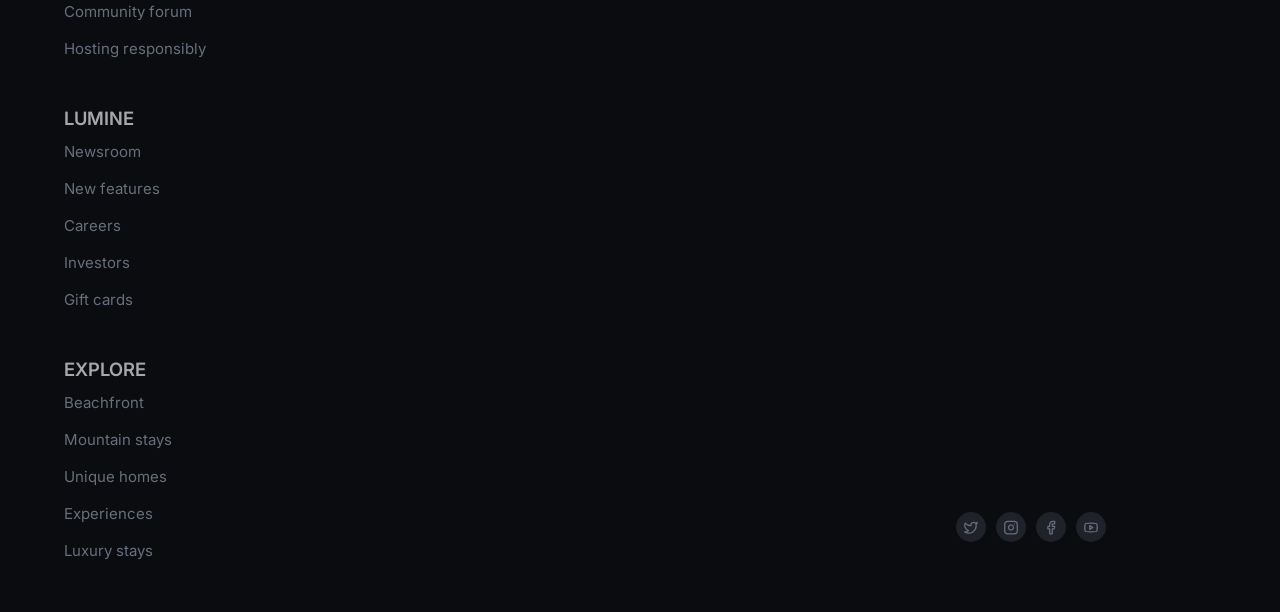
<file: explore.html>
<!DOCTYPE html>
<html lang="en">
<head>
    <meta charset="UTF-8">
    <meta name="viewport" content="width=device-width, initial-scale=1.0">
    <title>Avenoir | Website</title>
    <link rel="preconnect" href="https://fonts.googleapis.com">
    <link rel="preconnect" href="https://fonts.gstatic.com" crossorigin>
    <link href="https://fonts.googleapis.com/css2?family=Cookie&family=Inter:ital,opsz,wght@0,14..32,100..900;1,14..32,100..900&display=swap" rel="stylesheet">
  <link rel="stylesheet" href="style.css">
  <link rel="stylesheet" href="./explore.css">
</head>
<body>
    <section class="section">
        <div class="section__inner">
            <div class="seacrhc_filter">
                <div class="search__btn">
                    <svg xmlns="http://www.w3.org/2000/svg" width="18" height="18" viewBox="0 0 24 24" fill="none" stroke="currentColor" stroke-width="2" stroke-linecap="round" stroke-linejoin="round" class="lucide lucide-search absolute left-4 top-1/2 -translate-y-1/2 w-4 h-4 text-muted-foreground">
                        <circle cx="11" cy="11" r="8"></circle>
                        <path d="m21 21-4.3-4.3"></path>
                    </svg>
                    <input type="text" name="" id="" placeholder="Search destinations, types...">
                </div>
                <button class="filter">
                    <svg xmlns="http://www.w3.org/2000/svg" width="18" height="18" viewBox="0 0 24 24" fill="none" stroke="currentColor" stroke-width="2" stroke-linecap="round" stroke-linejoin="round" class="lucide lucide-sliders-horizontal w-4 h-4">
                        <line x1="21" x2="14" y1="4" y2="4"></line>
                        <line x1="10" x2="3" y1="4" y2="4"></line>
                        <line x1="21" x2="12" y1="12" y2="12"></line>
                        <line x1="8" x2="3" y1="12" y2="12"></line>
                        <line x1="21" x2="16" y1="20" y2="20"></line>
                        <line x1="12" x2="3" y1="20" y2="20"></line>
                        <line x1="14" x2="14" y1="2" y2="6"></line>
                        <line x1="8" x2="8" y1="10" y2="14"></line>
                        <line x1="16" x2="16" y1="18" y2="22"></line>
                    </svg>
                    <p class="text-sm">Filter</p>
                </>
            </div>
            <div class="filters" id="filters">
                <button class="filter-btn active" data-filter="all">All</button>
                <button class="filter-btn" data-filter="beachfront">Beachfront</button>
                <button class="filter-btn" data-filter="mountains">Mountains</button>
                <button class="filter-btn" data-filter="countryside">Countryside</button>
                <button class="filter-btn" data-filter="camping">Camping</button>
                <button class="filter-btn" data-filter="city">City</button>
                <button class="filter-btn" data-filter="castles">Castles</button>
                <button class="filter-btn" data-filter="arctic">Arctic</button>

            </div>

            <p class="text--md"><span class="bold-txt" id="stayCount">12</span> Stays found</p>

            <div id="featured-grid" class="section__grid">
                <a href="./" class="card" data-filter="beachfront">
                    <div class="card__image-wrapper">
                        <button class="love_btn">
                            <svg xmlns="http://www.w3.org/2000/svg" width="24" height="24" viewBox="0 0 24 24" fill="none" stroke="currentColor" stroke-width="2" stroke-linecap="round" stroke-linejoin="round" class="lucide lucide-heart w-4 h-4 transition-colors stroke-white">
                                <path d="M19 14c1.49-1.46 3-3.21 3-5.5A5.5 5.5 0 0 0 16.5 3c-1.76 0-3 .5-4.5 2-1.5-1.5-2.74-2-4.5-2A5.5 5.5 0 0 0 2 8.5c0 2.3 1.5 4.05 3 5.5l7 7Z"></path>
                            </svg>
                        </button>
                        <img src="./images/hero-bg.jpg" class="image" alt="">
                    </div>
                    <div class="card__details">
                        <div class="card__details-row">
                            <p class="card__location">Santorini, Greece</p>
                            <div class="card__rating">
                                <svg xmlns="http://www.w3.org/2000/svg" width="24" height="24" viewBox="0 0 24 24">
                                    <path d="M11.525 2.295a.53.53 0 0 1 .95 0l2.31 4.679a2.123 2.123 0 0 0 1.595 1.16l5.166.756a.53.53 0 0 1 .294.904l-3.736 3.638a2.123 2.123 0 0 0-.611 1.878l.882 5.14a.53.53 0 0 1-.771.56l-4.618-2.428a2.122 2.122 0 0 0-1.973 0L6.396 21.01a.53.53 0 0 1-.77-.56l.881-5.139a2.122 2.122 0 0 0-.611-1.879L2.16 9.795a.53.53 0 0 1 .294-.906l5.165-.755a2.122 2.122 0 0 0 1.597-1.16z"></path>
                                </svg>
                                <span class="">4.97</span>
                            </div>
                        </div>
                        <p class="text--sm">Entire villa 4 beds · 4 beds</p>
                        <p class="card__price">$420 <span>/ night</span></p>
                    </div>
                </a>
                
                <a href="./" class="card" data-filter="beachfront">
                    <div class="card__image-wrapper">
                        <button class="love_btn">
                            <svg xmlns="http://www.w3.org/2000/svg" width="24" height="24" viewBox="0 0 24 24" fill="none" stroke="currentColor" stroke-width="2" stroke-linecap="round" stroke-linejoin="round" class="lucide lucide-heart w-4 h-4 transition-colors stroke-white">
                                <path d="M19 14c1.49-1.46 3-3.21 3-5.5A5.5 5.5 0 0 0 16.5 3c-1.76 0-3 .5-4.5 2-1.5-1.5-2.74-2-4.5-2A5.5 5.5 0 0 0 2 8.5c0 2.3 1.5 4.05 3 5.5l7 7Z"></path>
                            </svg>
                        </button>
                        <img src="./images/house-two.png" alt="">
                    </div>
                    <div class="card__details">
                        <div class="card__details-row">
                            <p class="card__location">Maldives</p>
                            <div class="card__rating">
                                <svg xmlns="http://www.w3.org/2000/svg" width="24" height="24" viewBox="0 0 24 24">
                                    <path d="M11.525 2.295a.53.53 0 0 1 .95 0l2.31 4.679a2.123 2.123 0 0 0 1.595 1.16l5.166.756a.53.53 0 0 1 .294.904l-3.736 3.638a2.123 2.123 0 0 0-.611 1.878l.882 5.14a.53.53 0 0 1-.771.56l-4.618-2.428a2.122 2.122 0 0 0-1.973 0L6.396 21.01a.53.53 0 0 1-.77-.56l.881-5.139a2.122 2.122 0 0 0-.611-1.879L2.16 9.795a.53.53 0 0 1 .294-.906l5.165-.755a2.122 2.122 0 0 0 1.597-1.16z"></path>
                                </svg>
                                <span class="text--sm">5.0</span>
                            </div>
                        </div>
                        <p class="text--sm">Overwater bungalow · 1 bed</p>
                        <p class="card__price">$890 <span>/ night</span></p>
                    </div>
                </a>

                <a href="./" class="card" data-filter="countryside">
                    <div class="card__image-wrapper">
                        <button class="love_btn">
                            <svg xmlns="http://www.w3.org/2000/svg" width="24" height="24" viewBox="0 0 24 24" fill="none" stroke="currentColor" stroke-width="2" stroke-linecap="round" stroke-linejoin="round" class="lucide lucide-heart w-4 h-4 transition-colors stroke-white">
                                <path d="M19 14c1.49-1.46 3-3.21 3-5.5A5.5 5.5 0 0 0 16.5 3c-1.76 0-3 .5-4.5 2-1.5-1.5-2.74-2-4.5-2A5.5 5.5 0 0 0 2 8.5c0 2.3 1.5 4.05 3 5.5l7 7Z"></path>
                            </svg>
                        </button>
                        <img src="./images/house-three.png" alt="">
                    </div>
                    <div class="card__details">
                        <div class="card__details-row">
                            <p class="card__location">Tuscany, Italy</p>
                            <div class="card__rating">
                                <svg xmlns="http://www.w3.org/2000/svg" width="24" height="24" viewBox="0 0 24 24">
                                    <path d="M11.525 2.295a.53.53 0 0 1 .95 0l2.31 4.679a2.123 2.123 0 0 0 1.595 1.16l5.166.756a.53.53 0 0 1 .294.904l-3.736 3.638a2.123 2.123 0 0 0-.611 1.878l.882 5.14a.53.53 0 0 1-.771.56l-4.618-2.428a2.122 2.122 0 0 0-1.973 0L6.396 21.01a.53.53 0 0 1-.77-.56l.881-5.139a2.122 2.122 0 0 0-.611-1.879L2.16 9.795a.53.53 0 0 1 .294-.906l5.165-.755a2.122 2.122 0 0 0 1.597-1.16z"></path>
                                </svg>
                                <span class="text--sm">4.92</span>
                            </div>
                        </div>
                        <p class="text--sm">Private villa · 6 beds</p>
                        <p class="card__price">$310 <span>/ night</span></p>
                    </div>
                </a>

                <a href="./" class="card" data-filter="city">
                    <div class="card__image-wrapper">
                        <button class="love_btn">
                            <svg xmlns="http://www.w3.org/2000/svg" width="24" height="24" viewBox="0 0 24 24" fill="none" stroke="currentColor" stroke-width="2" stroke-linecap="round" stroke-linejoin="round" class="lucide lucide-heart w-4 h-4 transition-colors stroke-white">
                                <path d="M19 14c1.49-1.46 3-3.21 3-5.5A5.5 5.5 0 0 0 16.5 3c-1.76 0-3 .5-4.5 2-1.5-1.5-2.74-2-4.5-2A5.5 5.5 0 0 0 2 8.5c0 2.3 1.5 4.05 3 5.5l7 7Z"></path>
                            </svg>
                        </button>
                        <img src="./images/house-four.png" alt="">
                    </div>
                    <div class="card__details">
                        <div class="card__details-row">
                            <p class="card__location">Kyoto, Japan</p>
                            <div class="card__rating">
                                <svg xmlns="http://www.w3.org/2000/svg" width="24" height="24" viewBox="0 0 24 24">
                                    <path d="M11.525 2.295a.53.53 0 0 1 .95 0l2.31 4.679a2.123 2.123 0 0 0 1.595 1.16l5.166.756a.53.53 0 0 1 .294.904l-3.736 3.638a2.123 2.123 0 0 0-.611 1.878l.882 5.14a.53.53 0 0 1-.771.56l-4.618-2.428a2.122 2.122 0 0 0-1.973 0L6.396 21.01a.53.53 0 0 1-.77-.56l.881-5.139a2.122 2.122 0 0 0-.611-1.879L2.16 9.795a.53.53 0 0 1 .294-.906l5.165-.755a2.122 2.122 0 0 0 1.597-1.16z"></path>
                                </svg>
                                <span class="text--sm">4.89</span>
                            </div>
                        </div>
                        <p class="text--sm">Traditional ryokan · 2 beds</p>
                        <p class="card__price">$195 <span>/ night</span></p>
                    </div>
                </a>

                <a href="./" class="card" data-filter="countryside">
                    <div class="card__image-wrapper">
                        <button class="love_btn">
                            <svg xmlns="http://www.w3.org/2000/svg" width="24" height="24" viewBox="0 0 24 24" fill="none" stroke="currentColor" stroke-width="2" stroke-linecap="round" stroke-linejoin="round" class="lucide lucide-heart w-4 h-4 transition-colors stroke-white">
                                <path d="M19 14c1.49-1.46 3-3.21 3-5.5A5.5 5.5 0 0 0 16.5 3c-1.76 0-3 .5-4.5 2-1.5-1.5-2.74-2-4.5-2A5.5 5.5 0 0 0 2 8.5c0 2.3 1.5 4.05 3 5.5l7 7Z"></path>
                            </svg>
                        </button>
                        <img src="./images/house-five.png" alt="">
                    </div>
                    <div class="card__details">
                        <div class="card__details-row">
                            <p class="card__location">Bali, Indonesia</p>
                            <div class="card__rating">
                                <svg xmlns="http://www.w3.org/2000/svg" width="24" height="24" viewBox="0 0 24 24">
                                    <path d="M11.525 2.295a.53.53 0 0 1 .95 0l2.31 4.679a2.123 2.123 0 0 0 1.595 1.16l5.166.756a.53.53 0 0 1 .294.904l-3.736 3.638a2.123 2.123 0 0 0-.611 1.878l.882 5.14a.53.53 0 0 1-.771.56l-4.618-2.428a2.122 2.122 0 0 0-1.973 0L6.396 21.01a.53.53 0 0 1-.77-.56l.881-5.139a2.122 2.122 0 0 0-.611-1.879L2.16 9.795a.53.53 0 0 1 .294-.906l5.165-.755a2.122 2.122 0 0 0 1.597-1.16z"></path>
                                </svg>
                                <span class="text--sm">4.95</span>
                            </div>
                        </div>
                        <p class="text--sm">Jungle villa · 3 beds</p>
                        <p class="card__price">$240 <span>/ night</span></p>
                    </div>
                </a>

                <a href="./" class="card" data-filter="mountains">
                    <div class="card__image-wrapper">
                        <button class="love_btn">
                            <svg xmlns="http://www.w3.org/2000/svg" width="24" height="24" viewBox="0 0 24 24" fill="none" stroke="currentColor" stroke-width="2" stroke-linecap="round" stroke-linejoin="round" class="lucide lucide-heart w-4 h-4 transition-colors stroke-white">
                                <path d="M19 14c1.49-1.46 3-3.21 3-5.5A5.5 5.5 0 0 0 16.5 3c-1.76 0-3 .5-4.5 2-1.5-1.5-2.74-2-4.5-2A5.5 5.5 0 0 0 2 8.5c0 2.3 1.5 4.05 3 5.5l7 7Z"></path>
                            </svg>
                        </button>
                        <img src="./images/house-six.jpg" alt="">
                    </div>
                    <div class="card__details">
                        <div class="card__details-row">
                            <p class="card__location">Aspen, Colorado</p>
                            <div class="card__rating">
                                <svg xmlns="http://www.w3.org/2000/svg" width="24" height="24" viewBox="0 0 24 24">
                                    <path d="M11.525 2.295a.53.53 0 0 1 .95 0l2.31 4.679a2.123 2.123 0 0 0 1.595 1.16l5.166.756a.53.53 0 0 1 .294.904l-3.736 3.638a2.123 2.123 0 0 0-.611 1.878l.882 5.14a.53.53 0 0 1-.771.56l-4.618-2.428a2.122 2.122 0 0 0-1.973 0L6.396 21.01a.53.53 0 0 1-.77-.56l.881-5.139a2.122 2.122 0 0 0-.611-1.879L2.16 9.795a.53.53 0 0 1 .294-.906l5.165-.755a2.122 2.122 0 0 0 1.597-1.16z"></path>
                                </svg>
                                <span class="text--sm">4.91</span>
                            </div>
                        </div>
                        <p class="text--sm">Mountain chalet · 5 beds</p>
                        <p class="card__price">$560 <span>/ night</span></p>
                    </div>
                </a>

                <a href="./" class="card" data-filter="beachfront">
                    <div class="card__image-wrapper">
                        <button class="love_btn">
                            <svg xmlns="http://www.w3.org/2000/svg" width="24" height="24" viewBox="0 0 24 24" fill="none" stroke="currentColor" stroke-width="2" stroke-linecap="round" stroke-linejoin="round" class="lucide lucide-heart w-4 h-4 transition-colors stroke-white">
                                <path d="M19 14c1.49-1.46 3-3.21 3-5.5A5.5 5.5 0 0 0 16.5 3c-1.76 0-3 .5-4.5 2-1.5-1.5-2.74-2-4.5-2A5.5 5.5 0 0 0 2 8.5c0 2.3 1.5 4.05 3 5.5l7 7Z"></path>
                            </svg>
                        </button>
                        <img src="./images/house-seven.png" alt="">
                    </div>
                    <div class="card__details">
                        <div class="card__details-row">
                            <p class="card__location">Amalfi Coast, Italy</p>
                            <div class="card__rating">
                                <svg xmlns="http://www.w3.org/2000/svg" width="24" height="24" viewBox="0 0 24 24">
                                    <path d="M11.525 2.295a.53.53 0 0 1 .95 0l2.31 4.679a2.123 2.123 0 0 0 1.595 1.16l5.166.756a.53.53 0 0 1 .294.904l-3.736 3.638a2.123 2.123 0 0 0-.611 1.878l.882 5.14a.53.53 0 0 1-.771.56l-4.618-2.428a2.122 2.122 0 0 0-1.973 0L6.396 21.01a.53.53 0 0 1-.77-.56l.881-5.139a2.122 2.122 0 0 0-.611-1.879L2.16 9.795a.53.53 0 0 1 .294-.906l5.165-.755a2.122 2.122 0 0 0 1.597-1.16z"></path>
                                </svg>
                                <span class="text--sm">4.98</span>
                            </div>
                        </div>
                        <p class="text--sm">Cliffside cottage · 2 beds</p>
                        <p class="card__price">$285 <span>/ night</span></p>
                    </div>
                </a>

                <a href="./" class="card" data-filter="city">
                    <div class="card__image-wrapper">
                        <button class="love_btn">
                            <svg xmlns="http://www.w3.org/2000/svg" width="24" height="24" viewBox="0 0 24 24" fill="none" stroke="currentColor" stroke-width="2" stroke-linecap="round" stroke-linejoin="round" class="lucide lucide-heart w-4 h-4 transition-colors stroke-white">
                                <path d="M19 14c1.49-1.46 3-3.21 3-5.5A5.5 5.5 0 0 0 16.5 3c-1.76 0-3 .5-4.5 2-1.5-1.5-2.74-2-4.5-2A5.5 5.5 0 0 0 2 8.5c0 2.3 1.5 4.05 3 5.5l7 7Z"></path>
                            </svg>
                        </button>
                        <img src="./images/house-eight.png" alt="">
                    </div>
                    <div class="card__details">
                        <div class="card__details-row">
                            <p class="card__location">Dubia, UAE</p>
                            <div class="card__rating">
                                <svg xmlns="http://www.w3.org/2000/svg" width="24" height="24" viewBox="0 0 24 24">
                                    <path d="M11.525 2.295a.53.53 0 0 1 .95 0l2.31 4.679a2.123 2.123 0 0 0 1.595 1.16l5.166.756a.53.53 0 0 1 .294.904l-3.736 3.638a2.123 2.123 0 0 0-.611 1.878l.882 5.14a.53.53 0 0 1-.771.56l-4.618-2.428a2.122 2.122 0 0 0-1.973 0L6.396 21.01a.53.53 0 0 1-.77-.56l.881-5.139a2.122 2.122 0 0 0-.611-1.879L2.16 9.795a.53.53 0 0 1 .294-.906l5.165-.755a2.122 2.122 0 0 0 1.597-1.16z"></path>
                                </svg>
                                <span class="text--sm">4.88</span>
                            </div>
                        </div>
                        <p class="text--sm">Penthouse suite · 3 beds</p>
                        <p class="card__price">$750 <span>/ night</span></p>
                    </div>
                </a>

                 <a href="./" class="card" data-filter="mountains">
                    <div class="card__image-wrapper">
                        <button class="love_btn">
                            <svg xmlns="http://www.w3.org/2000/svg" width="24" height="24" viewBox="0 0 24 24" fill="none" stroke="currentColor" stroke-width="2" stroke-linecap="round" stroke-linejoin="round" class="lucide lucide-heart w-4 h-4 transition-colors stroke-white">
                                <path d="M19 14c1.49-1.46 3-3.21 3-5.5A5.5 5.5 0 0 0 16.5 3c-1.76 0-3 .5-4.5 2-1.5-1.5-2.74-2-4.5-2A5.5 5.5 0 0 0 2 8.5c0 2.3 1.5 4.05 3 5.5l7 7Z"></path>
                            </svg>
                        </button>
                        <img src="./images/house-ten.jpg" alt="">
                    </div>
                    <div class="card__details">
                        <div class="card__details-row">
                            <p class="card__location">Swiss Alps</p>
                            <div class="card__rating">
                                <svg xmlns="http://www.w3.org/2000/svg" width="24" height="24" viewBox="0 0 24 24">
                                    <path d="M11.525 2.295a.53.53 0 0 1 .95 0l2.31 4.679a2.123 2.123 0 0 0 1.595 1.16l5.166.756a.53.53 0 0 1 .294.904l-3.736 3.638a2.123 2.123 0 0 0-.611 1.878l.882 5.14a.53.53 0 0 1-.771.56l-4.618-2.428a2.122 2.122 0 0 0-1.973 0L6.396 21.01a.53.53 0 0 1-.77-.56l.881-5.139a2.122 2.122 0 0 0-.611-1.879L2.16 9.795a.53.53 0 0 1 .294-.906l5.165-.755a2.122 2.122 0 0 0 1.597-1.16z"></path>
                                </svg>
                                <span class="text--sm">4.94</span>
                            </div>
                        </div>
                        <p class="text--sm">Mountain cabin · 4 beds</p>
                        <p class="card__price">$380 <span>/ night</span></p>
                    </div>
                </a>

                <a href="./" class="card" data-filter="city">
                    <div class="card__image-wrapper">
                        <button class="love_btn">
                            <svg xmlns="http://www.w3.org/2000/svg" width="24" height="24" viewBox="0 0 24 24" fill="none" stroke="currentColor" stroke-width="2" stroke-linecap="round" stroke-linejoin="round" class="lucide lucide-heart w-4 h-4 transition-colors stroke-white">
                                <path d="M19 14c1.49-1.46 3-3.21 3-5.5A5.5 5.5 0 0 0 16.5 3c-1.76 0-3 .5-4.5 2-1.5-1.5-2.74-2-4.5-2A5.5 5.5 0 0 0 2 8.5c0 2.3 1.5 4.05 3 5.5l7 7Z"></path>
                            </svg>
                        </button>
                        <img src="./images/site-one.png" alt="">
                    </div>
                    <div class="card__details">
                        <div class="card__details-row">
                            <p class="card__location">Amsterdam, Netherlands</p>
                            <div class="card__rating">
                                <svg xmlns="http://www.w3.org/2000/svg" width="24" height="24" viewBox="0 0 24 24">
                                    <path d="M11.525 2.295a.53.53 0 0 1 .95 0l2.31 4.679a2.123 2.123 0 0 0 1.595 1.16l5.166.756a.53.53 0 0 1 .294.904l-3.736 3.638a2.123 2.123 0 0 0-.611 1.878l.882 5.14a.53.53 0 0 1-.771.56l-4.618-2.428a2.122 2.122 0 0 0-1.973 0L6.396 21.01a.53.53 0 0 1-.77-.56l.881-5.139a2.122 2.122 0 0 0-.611-1.879L2.16 9.795a.53.53 0 0 1 .294-.906l5.165-.755a2.122 2.122 0 0 0 1.597-1.16z"></path>
                                </svg>
                                <span class="text--sm">4.86</span>
                            </div>
                        </div>
                        <p class="text--sm">Canal house · 3 beds</p>
                        <p class="card__price">$220 <span>/ night</span></p>
                    </div>
                </a>

                <a href="./" class="card" data-filter="arctic">
                    <div class="card__image-wrapper">
                        <button class="love_btn">
                            <svg xmlns="http://www.w3.org/2000/svg" width="24" height="24" viewBox="0 0 24 24" fill="none" stroke="currentColor" stroke-width="2" stroke-linecap="round" stroke-linejoin="round" class="lucide lucide-heart w-4 h-4 transition-colors stroke-white">
                                <path d="M19 14c1.49-1.46 3-3.21 3-5.5A5.5 5.5 0 0 0 16.5 3c-1.76 0-3 .5-4.5 2-1.5-1.5-2.74-2-4.5-2A5.5 5.5 0 0 0 2 8.5c0 2.3 1.5 4.05 3 5.5l7 7Z"></path>
                            </svg>
                        </button>
                        <img src="./images/house-nin.jpg" alt="">
                    </div>
                    <div class="card__details">
                        <div class="card__details-row">
                            <p class="card__location">Iceland</p>
                            <div class="card__rating">
                                <svg xmlns="http://www.w3.org/2000/svg" width="24" height="24" viewBox="0 0 24 24">
                                    <path d="M11.525 2.295a.53.53 0 0 1 .95 0l2.31 4.679a2.123 2.123 0 0 0 1.595 1.16l5.166.756a.53.53 0 0 1 .294.904l-3.736 3.638a2.123 2.123 0 0 0-.611 1.878l.882 5.14a.53.53 0 0 1-.771.56l-4.618-2.428a2.122 2.122 0 0 0-1.973 0L6.396 21.01a.53.53 0 0 1-.77-.56l.881-5.139a2.122 2.122 0 0 0-.611-1.879L2.16 9.795a.53.53 0 0 1 .294-.906l5.165-.755a2.122 2.122 0 0 0 1.597-1.16z"></path>
                                </svg>
                                <span class="text--sm">4.99</span>
                            </div>
                        </div>
                        <p class="text--sm">Glass cabin · 3 beds</p>
                        <p class="card__price">$450 <span>/ night</span></p>
                    </div>
                </a>


                <a href="./" class="card" data-filter="mountains">
                    <div class="card__image-wrapper">
                        <button class="love_btn">
                            <svg xmlns="http://www.w3.org/2000/svg" width="24" height="24" viewBox="0 0 24 24" fill="none" stroke="currentColor" stroke-width="2" stroke-linecap="round" stroke-linejoin="round" class="lucide lucide-heart w-4 h-4 transition-colors stroke-white">
                                <path d="M19 14c1.49-1.46 3-3.21 3-5.5A5.5 5.5 0 0 0 16.5 3c-1.76 0-3 .5-4.5 2-1.5-1.5-2.74-2-4.5-2A5.5 5.5 0 0 0 2 8.5c0 2.3 1.5 4.05 3 5.5l7 7Z"></path>
                            </svg>
                        </button>
                        <img src="./images/site-three.png" alt="">
                    </div>
                    <div class="card__details">
                        <div class="card__details-row">
                            <p class="card__location">Patagonia, Chile</p>
                            <div class="card__rating">
                                <svg xmlns="http://www.w3.org/2000/svg" width="24" height="24" viewBox="0 0 24 24">
                                    <path d="M11.525 2.295a.53.53 0 0 1 .95 0l2.31 4.679a2.123 2.123 0 0 0 1.595 1.16l5.166.756a.53.53 0 0 1 .294.904l-3.736 3.638a2.123 2.123 0 0 0-.611 1.878l.882 5.14a.53.53 0 0 1-.771.56l-4.618-2.428a2.122 2.122 0 0 0-1.973 0L6.396 21.01a.53.53 0 0 1-.77-.56l.881-5.139a2.122 2.122 0 0 0-.611-1.879L2.16 9.795a.53.53 0 0 1 .294-.906l5.165-.755a2.122 2.122 0 0 0 1.597-1.16z"></path>
                                </svg>
                                <span class="text--sm">4.93</span>
                            </div>
                        </div>
                        <p class="text--sm">Remote lodge · 4 beds</p>
                        <p class="card__price">$320 <span>/ night</span></p>
                    </div>
                </a>

            </div>
        </div>
    </section>

    


     <footer class="footer-section">
        <div class="footer__inner">
            <div class="first-footer__layer">
                <div class="first__layer--one">
                    <div class="first_layer-header">
                        <p class="text--sm">Support</p>
                    </div>
                    <a href="./" class="">
                        <p class="text--md">Help Centre</p>
                    </a>
                    <a href="./" class="">
                        <p class="text--md">AirCover</p>
                    </a>
                    <a href="./" class="">
                        <p class="text--md">Anti-discrimination</p>
                    </a>
                    <a href="./" class="">
                        <p class="text--md">Disability support</p>
                    </a>
                    <a href="./" class="">
                        <p class="text--md">Cancellation options</p>
                    </a>
                </div>
                <div class="first__layer--one">
                    <div class="first_layer-header">
                        <p class="text--sm">Hosting</p>
                    </div>
                    <a href="./" class="">
                        <p class="text--md">Lumine your home</p>
                    </a>
                    <a href="./" class="">
                        <p class="text--md">AirCover for Hosts</p>
                    </a>
                    <a href="./" class="">
                        <p class="text--md">Explore hosting resources</p>
                    </a>
                    <a href="./" class="">
                        <p class="text--md">Community forum</p>
                    </a>
                    <a href="./" class="">
                        <p class="text--md">Hosting responsibly</p>
                    </a>
                </div>
                <div class="first__layer--one">
                    <div class="first_layer-header">
                        <p class="text--sm">Lumine</p>
                    </div>
                    <a href="./" class="">
                        <p class="text--md">Newsroom</p>
                    </a>
                    <a href="./" class="">
                        <p class="text--md">New features</p>
                    </a>
                    <a href="./" class="">
                        <p class="text--md">Careers</p>
                    </a>
                    <a href="./" class="">
                        <p class="text--md">Investors</p>
                    </a>
                    <a href="./" class="">
                        <p class="text--md">Gift cards</p>
                    </a>
                </div>
                <div class="first__layer--one">
                    <div class="first_layer-header">
                        <p class="text--sm">Explore</p>
                    </div>
                    <a href="./" class="">
                        <p class="text--md">Beachfront</p>
                    </a>
                    <a href="./" class="">
                        <p class="text--md">Mountain stays</p>
                    </a>
                    <a href="./" class="">
                        <p class="text--md">Unique homes</p>
                    </a>
                    <a href="./" class="">
                        <p class="text--md">Experiences</p>
                    </a>
                    <a href="./" class="">
                        <p class="text--md">Luxury stays</p>
                    </a>
                </div>
            </div>
            <div class="second-footer__layer">
                <div class="just-text__footer">
                    <p class="text--md">© <span id="year"></span> Avenoir</p>
                    <p class="text--md">·</p>
                    <p class="text--md">Privacy</p>
                    <p class="text--md">·</p>
                    <p class="text--md">Terms</p>
                    <p class="text--md">·</p>
                    <p class="text--md">Sitemap</p>
                </div>
                <div class="just-svg__footer">
                    <a href="./" class="">
                        <svg xmlns="http://www.w3.org/2000/svg" width="24" height="24" viewBox="0 0 24 24" fill="none" stroke="currentColor" stroke-width="2" stroke-linecap="round" stroke-linejoin="round" class="lucide lucide-twitter w-3.5 h-3.5 text-muted-foreground">
                            <path d="M22 4s-.7 2.1-2 3.4c1.6 10-9.4 17.3-18 11.6 2.2.1 4.4-.6 6-2C3 15.5.5 9.6 3 5c2.2 2.6 5.6 4.1 9 4-.9-4.2 4-6.6 7-3.8 1.1 0 3-1.2 3-1.2z"></path>
                        </svg>
                    </a>
                    <a href="./" class="">
                        <svg xmlns="http://www.w3.org/2000/svg" width="24" height="24" viewBox="0 0 24 24" fill="none" stroke="currentColor" stroke-width="2" stroke-linecap="round" stroke-linejoin="round" class="lucide lucide-instagram w-3.5 h-3.5 text-muted-foreground">
                            <rect width="20" height="20" x="2" y="2" rx="5" ry="5"></rect>
                            <path d="M16 11.37A4 4 0 1 1 12.63 8 4 4 0 0 1 16 11.37z"></path>
                            <line x1="17.5" x2="17.51" y1="6.5" y2="6.5"></line>
                        </svg>
                    </a>
                    <a href="./" class="">
                        <svg xmlns="http://www.w3.org/2000/svg" width="24" height="24" viewBox="0 0 24 24" fill="none" stroke="currentColor" stroke-width="2" stroke-linecap="round" stroke-linejoin="round" class="lucide lucide-facebook w-3.5 h-3.5 text-muted-foreground">
                            <path d="M18 2h-3a5 5 0 0 0-5 5v3H7v4h3v8h4v-8h3l1-4h-4V7a1 1 0 0 1 1-1h3z"></path>
                        </svg>
                    </a>
                    <a href="./" class="">
                        <svg xmlns="http://www.w3.org/2000/svg" width="24" height="24" viewBox="0 0 24 24" fill="none" stroke="currentColor" stroke-width="2" stroke-linecap="round" stroke-linejoin="round" class="lucide lucide-youtube w-3.5 h-3.5 text-muted-foreground">
                            <path d="M2.5 17a24.12 24.12 0 0 1 0-10 2 2 0 0 1 1.4-1.4 49.56 49.56 0 0 1 16.2 0A2 2 0 0 1 21.5 7a24.12 24.12 0 0 1 0 10 2 2 0 0 1-1.4 1.4 49.55 49.55 0 0 1-16.2 0A2 2 0 0 1 2.5 17"></path>
                            <path d="m10 15 5-3-5-3z"></path>
                        </svg>
                    </a>
                </div>
            </div>
        </div>
    </footer>


    <script src="main.js">
    </script>
</body>
</html>
</file>
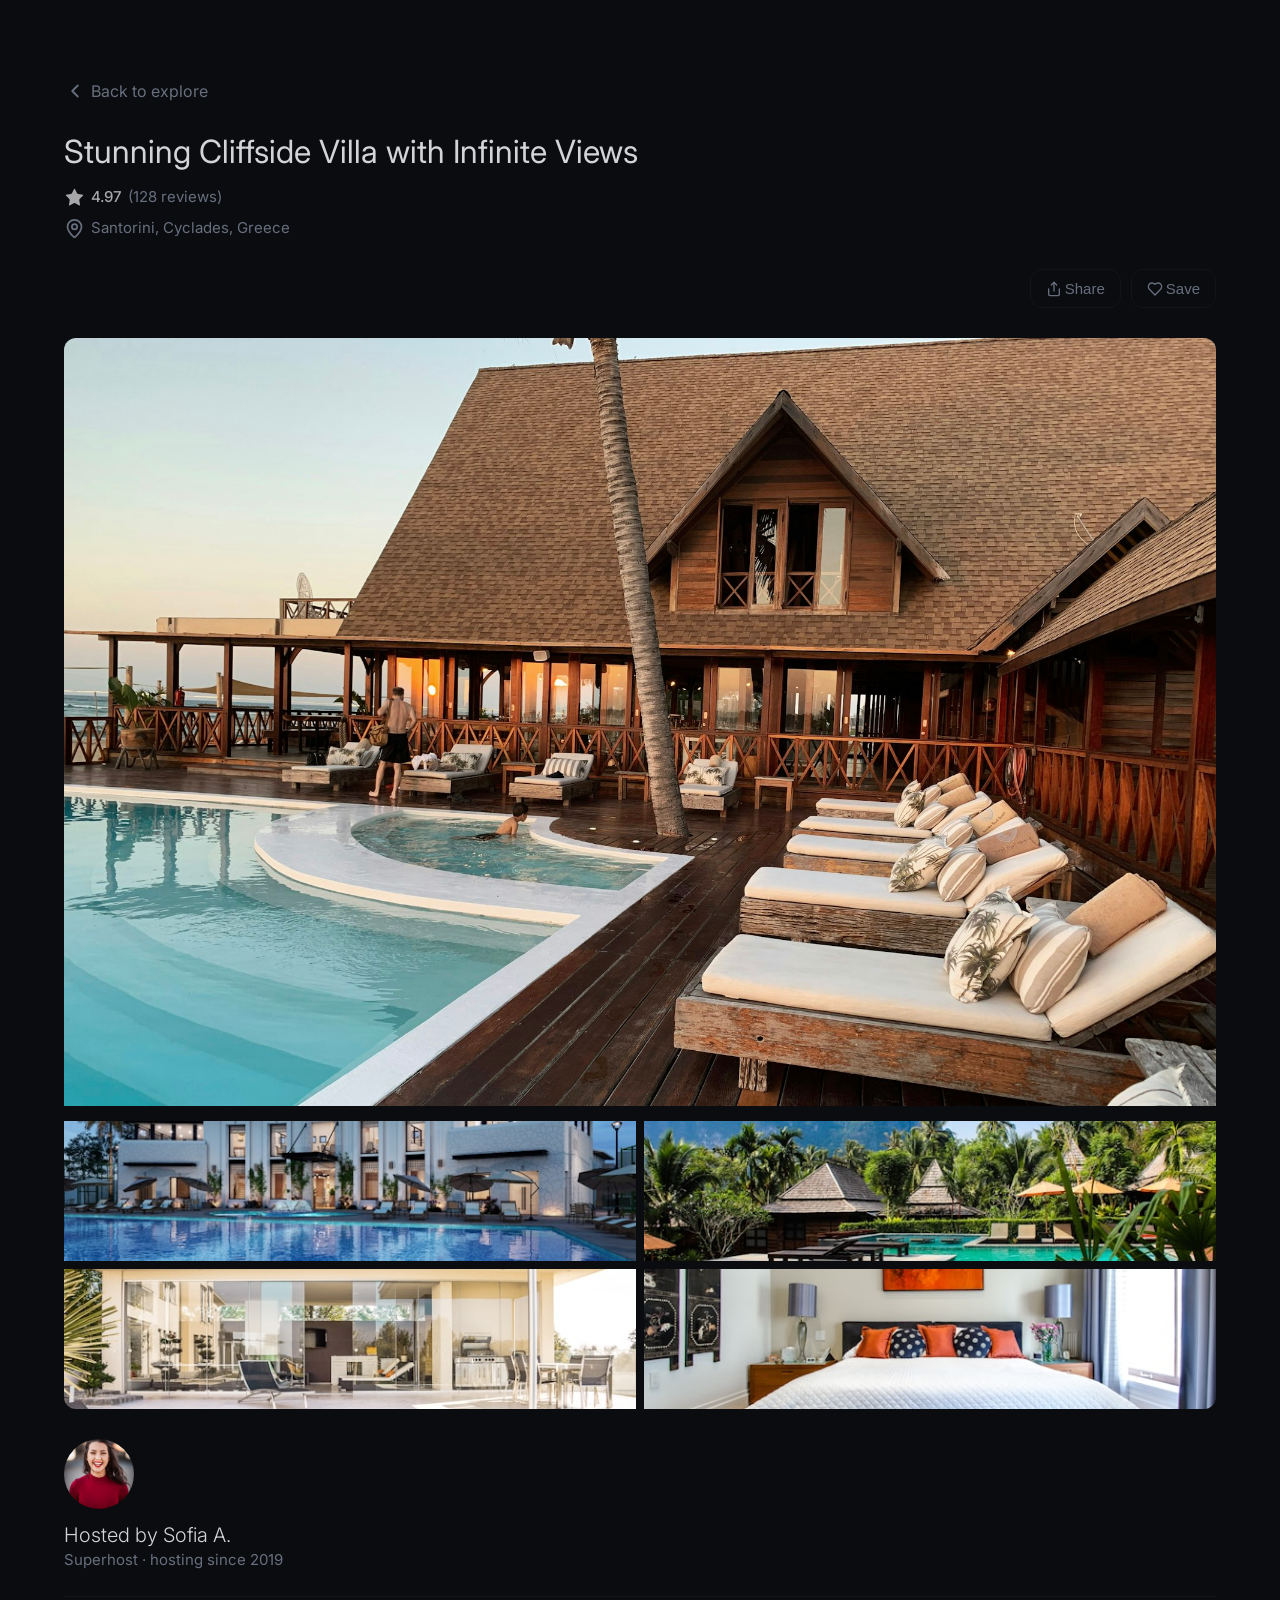
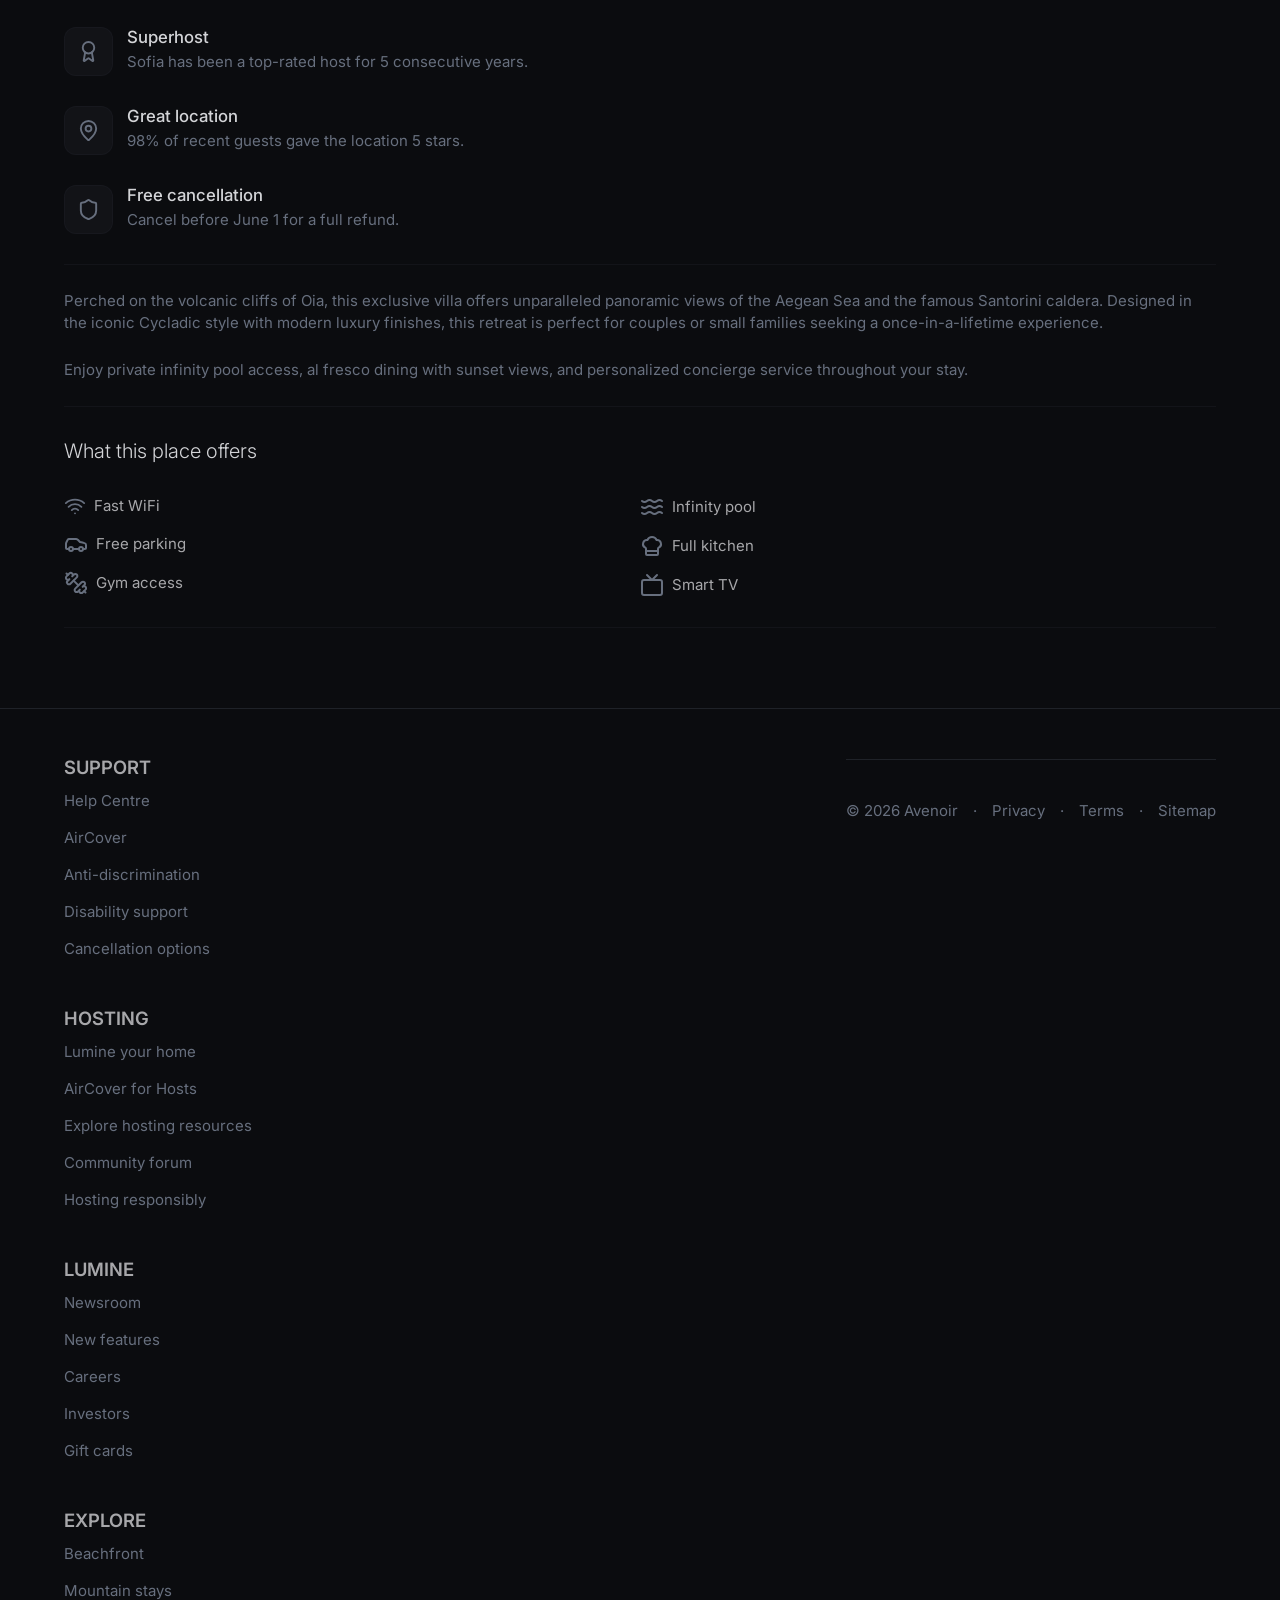
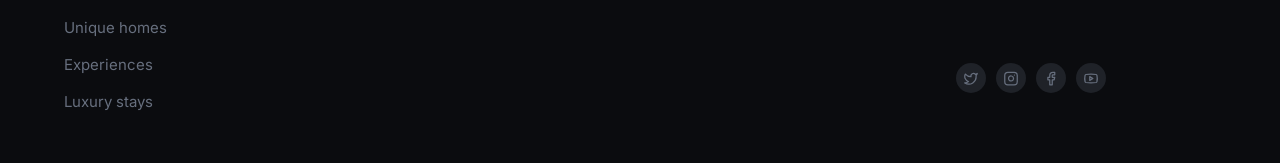
<file: props.html>
<!DOCTYPE html>
<html lang="en">
<head>
    <meta charset="UTF-8">
    <meta name="viewport" content="width=device-width, initial-scale=1.0">
    <title>Avenoir | Website</title>
    <link rel="preconnect" href="https://fonts.googleapis.com">
    <link rel="preconnect" href="https://fonts.gstatic.com" crossorigin>
    <link href="https://fonts.googleapis.com/css2?family=Cookie&family=Inter:ital,opsz,wght@0,14..32,100..900;1,14..32,100..900&display=swap" rel="stylesheet">
  <link rel="stylesheet" href="style.css">
  <link rel="stylesheet" href="./explore.css">
</head>
<body>
    <section class="section">
        <div class="section__inner">
            <a href="./explore.css" class="back-btn"><svg xmlns="http://www.w3.org/2000/svg" width="22" height="22" viewBox="0 0 24 24" fill="none" stroke="currentColor" stroke-width="2" stroke-linecap="round" stroke-linejoin="round" class="lucide lucide-chevron-left w-4 h-4"><path d="m15 18-6-6 6-6"></path></svg> Back to explore</a>
            <div class="views">
                <div class="vw">
                    <h2 class="inner-header">Stunning Cliffside Villa with Infinite Views</h2>

                    <div class="para">
                        <p class="text--md">
                            <svg xmlns="http://www.w3.org/2000/svg" width="21" height="21" viewBox="0 0 24 24" fill="rgba(233, 234, 237, 0.7)">
                                <path d="M11.525 2.295a.53.53 0 0 1 .95 0l2.31 4.679a2.123 2.123 0 0 0 1.595 1.16l5.166.756a.53.53 0 0 1 .294.904l-3.736 3.638a2.123 2.123 0 0 0-.611 1.878l.882 5.14a.53.53 0 0 1-.771.56l-4.618-2.428a2.122 2.122 0 0 0-1.973 0L6.396 21.01a.53.53 0 0 1-.77-.56l.881-5.139a2.122 2.122 0 0 0-.611-1.879L2.16 9.795a.53.53 0 0 1 .294-.906l5.165-.755a2.122 2.122 0 0 0 1.597-1.16z"></path>
                            </svg>
                            <span class="bold">4.97</span> (128 reviews)
                        </p>
                        <p class="text--md">
                            <svg xmlns="http://www.w3.org/2000/svg" width="21" height="21" viewBox="0 0 24 24" fill="none" stroke="currentColor" stroke-width="2" stroke-linecap="round" stroke-linejoin="round" class="lucide lucide-map-pin w-3.5 h-3.5">
                                <path d="M20 10c0 4.993-5.539 10.193-7.399 11.799a1 1 0 0 1-1.202 0C9.539 20.193 4 14.993 4 10a8 8 0 0 1 16 0"></path>
                                <circle cx="12" cy="10" r="3"></circle>
                            </svg>
                            Santorini, Cyclades, Greece
                        </p>
                    </div>
                </div>

                <div class="shre_save">
                    <button class="share__btn">
                        <svg xmlns="http://www.w3.org/2000/svg" width="16" height="16" viewBox="0 0 24 24" fill="none" stroke="currentColor" stroke-width="2" stroke-linecap="round" stroke-linejoin="round" class="lucide lucide-share w-4 h-4">
                            <path d="M4 12v8a2 2 0 0 0 2 2h12a2 2 0 0 0 2-2v-8"></path>
                            <polyline points="16 6 12 2 8 6"></polyline>
                            <line x1="12" x2="12" y1="2" y2="15"></line>
                        </svg>
                         Share
                    </button>

                    <button class="share__btn">
                        <svg xmlns="http://www.w3.org/2000/svg" width="16" height="16" viewBox="0 0 24 24" fill="none" stroke="currentColor" stroke-width="2" stroke-linecap="round" stroke-linejoin="round" class="lucide lucide-heart w-4 h-4 text-muted-foreground">
                            <path d="M19 14c1.49-1.46 3-3.21 3-5.5A5.5 5.5 0 0 0 16.5 3c-1.76 0-3 .5-4.5 2-1.5-1.5-2.74-2-4.5-2A5.5 5.5 0 0 0 2 8.5c0 2.3 1.5 4.05 3 5.5l7 7Z"></path>
                        </svg>
                        Save
                    </button>
                </div>
            </div>
            <div class="griddy">
                <img class="griddy_one" src="./images/hero-bg.jpg" alt="">
                <div class="griddhdh">
                    <img src="/images/classy.png" alt="">
                    <img src="./images/house-two.png" alt="">
                    <img src="./images/house-three.png" alt="">
                    <img src="./images/house-four.png" alt="">
                </div>
            </div>
            <div class="grid_text">
                <div class="headign-grid">
                    <div class="texting-fr">
                        <h2 class="inner-doings">Hosted by Sofia A.</h2>
                        <p class="text--md">Superhost · hosting since 2019</p>
                    </div>
                    <img src="./images/photo-two.jpg" alt="">
                </div>
                <div class="loveej">
                    <div class="loys">
                        <div class="svg-loya">
                            <svg xmlns="http://www.w3.org/2000/svg" width="23" height="23" viewBox="0 0 24 24" fill="none" stroke="currentColor" stroke-width="2" stroke-linecap="round" stroke-linejoin="round" class="lucide lucide-award w-5 h-5 text-muted-foreground">
                                <path d="m15.477 12.89 1.515 8.526a.5.5 0 0 1-.81.47l-3.58-2.687a1 1 0 0 0-1.197 0l-3.586 2.686a.5.5 0 0 1-.81-.469l1.514-8.526"></path>
                                <circle cx="12" cy="8" r="6"></circle>
                            </svg>
                        </div>
                        <div class="lodd">
                            <p class="card__location">Superhost</p>
                            <p class="text--md">Sofia has been a top-rated host for 5 consecutive years.</p>
                        </div>
                    </div>

                    <div class="loys">
                        <div class="svg-loya">
                            <svg xmlns="http://www.w3.org/2000/svg" width="23" height="23" viewBox="0 0 24 24" fill="none" stroke="currentColor" stroke-width="2" stroke-linecap="round" stroke-linejoin="round" class="lucide lucide-map-pin w-5 h-5 text-muted-foreground">
                                <path d="M20 10c0 4.993-5.539 10.193-7.399 11.799a1 1 0 0 1-1.202 0C9.539 20.193 4 14.993 4 10a8 8 0 0 1 16 0"></path>
                                <circle cx="12" cy="10" r="3"></circle>
                            </svg>
                        </div>
                        <div class="lodd">
                            <p class="card__location">Great location</p>
                            <p class="text--md">98% of recent guests gave the location 5 stars.</p>
                        </div>
                    </div>

                    <div class="loys">
                        <div class="svg-loya">
                            <svg xmlns="http://www.w3.org/2000/svg" width="23" height="23" viewBox="0 0 24 24" fill="none" stroke="currentColor" stroke-width="2" stroke-linecap="round" stroke-linejoin="round" class="lucide lucide-shield w-5 h-5 text-muted-foreground">
                                <path d="M20 13c0 5-3.5 7.5-7.66 8.95a1 1 0 0 1-.67-.01C7.5 20.5 4 18 4 13V6a1 1 0 0 1 1-1c2 0 4.5-1.2 6.24-2.72a1.17 1.17 0 0 1 1.52 0C14.51 3.81 17 5 19 5a1 1 0 0 1 1 1z"></path>
                            </svg>
                        </div>
                        <div class="lodd">
                            <p class="card__location">Free cancellation</p>
                            <p class="text--md">Cancel before June 1 for a full refund.</p>
                        </div>
                    </div>

                </div>
                <p class="text--md">Perched on the volcanic cliffs of Oia, this exclusive villa offers unparalleled panoramic views of the Aegean Sea and the famous Santorini caldera. Designed in the iconic Cycladic style with modern luxury finishes, this retreat is perfect for couples or small families seeking a once-in-a-lifetime experience.</p>

                <p class="text--md">Enjoy private infinity pool access, al fresco dining with sunset views, and personalized concierge service throughout your stay.</p>

                <div class="loveej">
                    <h2 class="inner-doings">What this place offers</h2>
                    <div class="felxing">
                        <div class="fl-one">
                            <div class="props_svg">
                                <svg xmlns="http://www.w3.org/2000/svg" width="22" height="22" viewBox="0 0 24 24" fill="none" stroke="currentColor" stroke-width="2" stroke-linecap="round" stroke-linejoin="round" class="lucide lucide-wifi w-5 h-5 text-muted-foreground">
                                    <path d="M12 20h.01"></path>
                                    <path d="M2 8.82a15 15 0 0 1 20 0"></path>
                                    <path d="M5 12.859a10 10 0 0 1 14 0"></path>
                                    <path d="M8.5 16.429a5 5 0 0 1 7 0"></path>
                                </svg>
                                <p class="text--md">Fast WiFi</p>
                            </div>
                            <div class="props_svg">
                                <svg xmlns="http://www.w3.org/2000/svg" width="24" height="24" viewBox="0 0 24 24" fill="none" stroke="currentColor" stroke-width="2" stroke-linecap="round" stroke-linejoin="round" class="lucide lucide-car w-5 h-5 text-muted-foreground">
                                    <path d="M19 17h2c.6 0 1-.4 1-1v-3c0-.9-.7-1.7-1.5-1.9C18.7 10.6 16 10 16 10s-1.3-1.4-2.2-2.3c-.5-.4-1.1-.7-1.8-.7H5c-.6 0-1.1.4-1.4.9l-1.4 2.9A3.7 3.7 0 0 0 2 12v4c0 .6.4 1 1 1h2"></path>
                                    <circle cx="7" cy="17" r="2"></circle>
                                    <path d="M9 17h6"></path>
                                    <circle cx="17" cy="17" r="2"></circle>
                                </svg>
                                <p class="text--md">Free parking</p>
                            </div>
                            <div class="props_svg">
                                <svg xmlns="http://www.w3.org/2000/svg" width="24" height="24" viewBox="0 0 24 24" fill="none" stroke="currentColor" stroke-width="2" stroke-linecap="round" stroke-linejoin="round" class="lucide lucide-dumbbell w-5 h-5 text-muted-foreground">
                                    <path d="M14.4 14.4 9.6 9.6"></path>
                                    <path d="M18.657 21.485a2 2 0 1 1-2.829-2.828l-1.767 1.768a2 2 0 1 1-2.829-2.829l6.364-6.364a2 2 0 1 1 2.829 2.829l-1.768 1.767a2 2 0 1 1 2.828 2.829z"></path>
                                    <path d="m21.5 21.5-1.4-1.4"></path>
                                    <path d="M3.9 3.9 2.5 2.5"></path>
                                    <path d="M6.404 12.768a2 2 0 1 1-2.829-2.829l1.768-1.767a2 2 0 1 1-2.828-2.829l2.828-2.828a2 2 0 1 1 2.829 2.828l1.767-1.768a2 2 0 1 1 2.829 2.829z"></path>
                                </svg>
                                <p class="text--md">Gym access</p>
                            </div>
                        </div>
                        <div class="fl-one">
                            <div class="props_svg">
                                <svg xmlns="http://www.w3.org/2000/svg" width="24" height="24" viewBox="0 0 24 24" fill="none" stroke="currentColor" stroke-width="2" stroke-linecap="round" stroke-linejoin="round" class="lucide lucide-waves w-5 h-5 text-muted-foreground">
                                    <path d="M2 6c.6.5 1.2 1 2.5 1C7 7 7 5 9.5 5c2.6 0 2.4 2 5 2 2.5 0 2.5-2 5-2 1.3 0 1.9.5 2.5 1"></path>
                                    <path d="M2 12c.6.5 1.2 1 2.5 1 2.5 0 2.5-2 5-2 2.6 0 2.4 2 5 2 2.5 0 2.5-2 5-2 1.3 0 1.9.5 2.5 1"></path>
                                    <path d="M2 18c.6.5 1.2 1 2.5 1 2.5 0 2.5-2 5-2 2.6 0 2.4 2 5 2 2.5 0 2.5-2 5-2 1.3 0 1.9.5 2.5 1"></path>
                                </svg>
                                <p class="text--md">Infinity pool</p>
                            </div>
                            <div class="props_svg">
                                <svg xmlns="http://www.w3.org/2000/svg" width="24" height="24" viewBox="0 0 24 24" fill="none" stroke="currentColor" stroke-width="2" stroke-linecap="round" stroke-linejoin="round" class="lucide lucide-chef-hat w-5 h-5 text-muted-foreground">
                                    <path d="M17 21a1 1 0 0 0 1-1v-5.35c0-.457.316-.844.727-1.041a4 4 0 0 0-2.134-7.589 5 5 0 0 0-9.186 0 4 4 0 0 0-2.134 7.588c.411.198.727.585.727 1.041V20a1 1 0 0 0 1 1Z"></path>
                                    <path d="M6 17h12"></path>
                                </svg>
                                <p class="text--md">Full kitchen</p>
                            </div>
                            <div class="props_svg">
                                <svg xmlns="http://www.w3.org/2000/svg" width="24" height="24" viewBox="0 0 24 24" fill="none" stroke="currentColor" stroke-width="2" stroke-linecap="round" stroke-linejoin="round" class="lucide lucide-tv w-5 h-5 text-muted-foreground">
                                    <rect width="20" height="15" x="2" y="7" rx="2" ry="2"></rect>
                                    <polyline points="17 2 12 7 7 2"></polyline>
                                </svg>
                                <p class="text--md">Smart TV</p>
                            </div>
                        </div>
                    </div>
                </div>
            </div>
        </div>
    </section>

    


     <footer class="footer-section">
        <div class="footer__inner">
            <div class="first-footer__layer">
                <div class="first__layer--one">
                    <div class="first_layer-header">
                        <p class="text--sm">Support</p>
                    </div>
                    <a href="./" class="">
                        <p class="text--md">Help Centre</p>
                    </a>
                    <a href="./" class="">
                        <p class="text--md">AirCover</p>
                    </a>
                    <a href="./" class="">
                        <p class="text--md">Anti-discrimination</p>
                    </a>
                    <a href="./" class="">
                        <p class="text--md">Disability support</p>
                    </a>
                    <a href="./" class="">
                        <p class="text--md">Cancellation options</p>
                    </a>
                </div>
                <div class="first__layer--one">
                    <div class="first_layer-header">
                        <p class="text--sm">Hosting</p>
                    </div>
                    <a href="./" class="">
                        <p class="text--md">Lumine your home</p>
                    </a>
                    <a href="./" class="">
                        <p class="text--md">AirCover for Hosts</p>
                    </a>
                    <a href="./" class="">
                        <p class="text--md">Explore hosting resources</p>
                    </a>
                    <a href="./" class="">
                        <p class="text--md">Community forum</p>
                    </a>
                    <a href="./" class="">
                        <p class="text--md">Hosting responsibly</p>
                    </a>
                </div>
                <div class="first__layer--one">
                    <div class="first_layer-header">
                        <p class="text--sm">Lumine</p>
                    </div>
                    <a href="./" class="">
                        <p class="text--md">Newsroom</p>
                    </a>
                    <a href="./" class="">
                        <p class="text--md">New features</p>
                    </a>
                    <a href="./" class="">
                        <p class="text--md">Careers</p>
                    </a>
                    <a href="./" class="">
                        <p class="text--md">Investors</p>
                    </a>
                    <a href="./" class="">
                        <p class="text--md">Gift cards</p>
                    </a>
                </div>
                <div class="first__layer--one">
                    <div class="first_layer-header">
                        <p class="text--sm">Explore</p>
                    </div>
                    <a href="./" class="">
                        <p class="text--md">Beachfront</p>
                    </a>
                    <a href="./" class="">
                        <p class="text--md">Mountain stays</p>
                    </a>
                    <a href="./" class="">
                        <p class="text--md">Unique homes</p>
                    </a>
                    <a href="./" class="">
                        <p class="text--md">Experiences</p>
                    </a>
                    <a href="./" class="">
                        <p class="text--md">Luxury stays</p>
                    </a>
                </div>
            </div>
            <div class="second-footer__layer">
                <div class="just-text__footer">
                    <p class="text--md">© <span id="year"></span> Avenoir</p>
                    <p class="text--md">·</p>
                    <p class="text--md">Privacy</p>
                    <p class="text--md">·</p>
                    <p class="text--md">Terms</p>
                    <p class="text--md">·</p>
                    <p class="text--md">Sitemap</p>
                </div>
                <div class="just-svg__footer">
                    <a href="./" class="">
                        <svg xmlns="http://www.w3.org/2000/svg" width="24" height="24" viewBox="0 0 24 24" fill="none" stroke="currentColor" stroke-width="2" stroke-linecap="round" stroke-linejoin="round" class="lucide lucide-twitter w-3.5 h-3.5 text-muted-foreground">
                            <path d="M22 4s-.7 2.1-2 3.4c1.6 10-9.4 17.3-18 11.6 2.2.1 4.4-.6 6-2C3 15.5.5 9.6 3 5c2.2 2.6 5.6 4.1 9 4-.9-4.2 4-6.6 7-3.8 1.1 0 3-1.2 3-1.2z"></path>
                        </svg>
                    </a>
                    <a href="./" class="">
                        <svg xmlns="http://www.w3.org/2000/svg" width="24" height="24" viewBox="0 0 24 24" fill="none" stroke="currentColor" stroke-width="2" stroke-linecap="round" stroke-linejoin="round" class="lucide lucide-instagram w-3.5 h-3.5 text-muted-foreground">
                            <rect width="20" height="20" x="2" y="2" rx="5" ry="5"></rect>
                            <path d="M16 11.37A4 4 0 1 1 12.63 8 4 4 0 0 1 16 11.37z"></path>
                            <line x1="17.5" x2="17.51" y1="6.5" y2="6.5"></line>
                        </svg>
                    </a>
                    <a href="./" class="">
                        <svg xmlns="http://www.w3.org/2000/svg" width="24" height="24" viewBox="0 0 24 24" fill="none" stroke="currentColor" stroke-width="2" stroke-linecap="round" stroke-linejoin="round" class="lucide lucide-facebook w-3.5 h-3.5 text-muted-foreground">
                            <path d="M18 2h-3a5 5 0 0 0-5 5v3H7v4h3v8h4v-8h3l1-4h-4V7a1 1 0 0 1 1-1h3z"></path>
                        </svg>
                    </a>
                    <a href="./" class="">
                        <svg xmlns="http://www.w3.org/2000/svg" width="24" height="24" viewBox="0 0 24 24" fill="none" stroke="currentColor" stroke-width="2" stroke-linecap="round" stroke-linejoin="round" class="lucide lucide-youtube w-3.5 h-3.5 text-muted-foreground">
                            <path d="M2.5 17a24.12 24.12 0 0 1 0-10 2 2 0 0 1 1.4-1.4 49.56 49.56 0 0 1 16.2 0A2 2 0 0 1 21.5 7a24.12 24.12 0 0 1 0 10 2 2 0 0 1-1.4 1.4 49.55 49.55 0 0 1-16.2 0A2 2 0 0 1 2.5 17"></path>
                            <path d="m10 15 5-3-5-3z"></path>
                        </svg>
                    </a>
                </div>
            </div>
        </div>
    </footer>


    <script src="main.js">
    </script>
</body>
</html>
</file>
<file: style.css>
/* ===========================
   RESET + BASE
=========================== */
*, *::before, *::after {
  box-sizing: border-box;
  margin: 0;
  padding: 0;
}

html {
  scroll-behavior: smooth;
}

body {
    font-family: "Inter", sans-serif;
}

.section{
    width: 100%;
    background-color: #0B0C0F;
    /* background-color: blue; */
    padding: 80px 0;
}
.section__inner {
  width: min(90%, 1200px);
  margin-inline: auto;
  gap: 30px;
  display: flex;
  flex-direction: column;

}

.section__header{
    display: flex;
    justify-content: space-between;
    flex-wrap: nowrap;
    /* justify-content: center; */
    align-items: center;
}

.section__link {
    font-size: .87rem;
    align-self: flex-end;
    text-decoration: underline;
    text-underline-offset: 3px;
    color: #757577;
    text-decoration-color: rgba(233, 234, 237, 0.5);
}

.section__title{
    font-size: 28px;
    font-weight: 400;
    line-height: 40px;
    color: #e9eaede6;
}


.text--md {
    font-size: 15px;
    font-weight: 400;
    line-height: 22px;
    color: rgb(103, 111, 126);
    /* background: red; */
}

.section__grid{
    display: grid;
    grid-template-columns: repeat(1, fr);
    gap: 50px;
    width: 100%;
}

.card {
    display: flex;
    flex-direction: column;
    /* gap: 15px; */
    /* background-color: red; */
    /* display: block; */
    /* border-radius: 12px; */
    overflow: hidden;
    transition: all 0.3s ease;
}

#featured-grid .card{
  gap: 15px;
}

.card__image-wrapper {
    border-radius: 12px;
    overflow: hidden;
    position: relative;
    /* height: 300px; */
}

#featured-grid .card__image-wrapper{
  height: 300px;
}

.card__image-wrapper img {
    width: 100%;
    height: 100%;
    object-fit: cover;
    display: block;
    transition: all 0.3s ease;
    z-index: 100;
}


.card:hover .card__image-wrapper img {
    transform: scale(1.1);
}

.love_btn {
    position: absolute;
    top: 12px;
    right: 12px;
    z-index: 200;
    background: rgba(0, 0, 0, 0.3);
    height: 50px;
    width: 50px;
    display: flex;
    justify-content: center;
    align-items: center;
    padding: 0;
    border-radius: 100%;
    border: none;
    cursor: pointer; 
}

.love_btn svg {
    color: rgb(233, 234, 237);
    height: 24px;
    width: 24px;
    display: block;
}

.card__location{
    font-size: 1.05rem;
    color: #e9eaede6;
    font-weight: 500;
}

.card__details-row{
    display: flex;
    justify-content: space-between;
    align-items: center;
}


.card__rating{
    display: flex;
    justify-content: center;
    align-items: center;
    color: #E9EAED;
    gap: 6px;
}

.card__rating span{
    font-size: 1rem;
    color: #e9eaede6;
}

.card__rating svg{
    height: 20px;
    width: 20px;
    fill: #e9eaede6;
}

.card__details{
    display: flex;
    flex-direction: column;
    gap: 15px;
    padding: 10px 0;
    /* background-color: gold; */
}

.text--sm{
    font-size: 1.15rem;
    line-height: 16px;
    font-weight: 400;
    color: #676f7e;
    /* background-color: red; */
}


.card__price{
    font-weight: 600;
    font-size: 15.6px;
    color: rgba(233, 234, 237, 0.8);
    /* color: rgba(255, 255, 255, 0.6); */
}

.card__price span{
    font-weight: 400;
    color: #676f7e;
}


#destinations-grid{
  display: grid;
  grid-template-columns: repeat(2, 1fr);
  /* background-color: red; */
  row-gap: 30px;
  column-gap: 15px;
}

#destinations-grid .card__image-wrapper{
  height: 330px;
  /* object-fit: contain; */
}


#destinations-grid .image{
  object-fit: contain;
}

.card__destination-label{
  display: flex;
  flex-direction: column;
  gap: 8px;
}


#destinations-grid .card {
    position: relative;
}

#destinations-grid .card__image-wrapper::after {
    content: '';
    position: absolute;
    bottom: 0;
    left: 0;
    right: 0;
    height: 60%;
    background: linear-gradient(to top, rgba(0, 0, 0, 0.7), transparent);
    border-radius: 12px;
}

/* Card Destination Label (Trending grid overlay) */
.card__destination-label {
    position: absolute;
    bottom: 20px;
    left: 15px;
    z-index: 2;
    color: white;
    display: flex;
    flex-direction: column;
    /* gap: 2px; */
}

.card__destination-label .card__location{
  color: rgb(255, 255, 255);
}

.card__destination-label .text--sm{
  color: rgba(255, 255, 255, 0.6);
}

#experiences-grid .card__location{
  color: #e9eaede6;
}

#experiences-grid .card{
  background-color: #1F2228;
  border-radius: 12px ;
  overflow: hidden;
  gap: 0;
}

.card__details__two{
  /* background-color: #1F2228; */
  padding: 15px ;
  display: flex;
  flex-direction: column;
  gap: 10px;
  /* border-radius: 8px ; */
}

#experiences-grid .card__image-wrapper{
  border-radius: 0;
}

/* Card Host & Price Row */
.card__host-price {
    padding: 5px 0 0 0;
    display: flex;
    justify-content: space-between;
}

.card__host {
    display: flex;
    justify-content: center;
    align-items: center;
    gap: 8px;
}


.card__host-avatar {
    width: 25px;
    height: 25px;
    object-fit: cover;
    border-radius: 100%;
}








/* Review Card */
.review-card {
    background-color: #121317;
    padding: 30px 20px;
    display: flex;
    flex-direction: column;
    gap: 20px;
    border-radius: 12px;
}

/* Quote Icon */
.review-card #quote-icon {
  fill: rgba(233, 234, 237, 0.15);
}

/* Review Stars */
.review-card__stars svg {
    height: 17px;
    width: 17px;
    /* width: fit-content; */
    fill: rgba(233, 234, 237, 0.15);
}

.review-card__stars {
    display: flex;
    gap: 3px;
}

/* Review Author */
.review-card__author {
    display: flex;
    justify-content: space-between;
    align-items: center;
}

.review-card__author-avatar {
    width: 30px;
    height: 30px;
    object-fit: cover;
    border-radius: 100%;
}


#bg__img-section{
    background: linear-gradient(to right, rgba(0, 0, 0, .7) 1%, rgba(0, 0, 0, .7) 100%), url(./images/house-three.png);
    background-repeat: no-repeat;
    background-position: center;
    background-size: cover;
    padding: 50px 30px;
    border-radius: 16px;
}

.insidee-head {
    width: 90%;
    display: flex;
    flex-direction: column;
    gap: 15px;
    /* background-color: red; */
}

#bg__img-section .text--special {
    font-weight: 600;
    text-transform: uppercase;
    color: rgba(255, 255, 255, 0.4);
    letter-spacing: 1.2px;
    font-size: 11px;
}

.inner-header {
    font-size: 32px;
    font-weight: 400;
    /* line-height: 60px; */
    color: rgba(233, 234, 237, 0.9);
}

.insidee-head .text--md{
  color: rgba(255, 255, 255, 0.6);

}
.anchor-btn {
    width: 100%;
    display: flex;
    flex-direction: column;
    gap: 20px;
    /* justify-content: start; */
    /* align-items: start; */
    margin-top: 5px;
}

.anchor-btn a {
  width: 100%;
    padding: 15px 25px;
    border-radius: 12px;
    font-weight: 600;
    font-size: 14px;
}

.anchor-one-btn {
    display: flex;
    /* justify-content: center; */
    /* align-items: center; */
    gap: 3px;
    color: rgb(11, 12, 15);
    background-color: rgb(255, 255, 255);
}

.anchor-one-btn svg {
    height: 15px;
}

.anchor-two-btn {
    color: rgba(255, 255, 255, 0.7);
    background-color: transparent;
    border: 1px solid rgba(255, 255, 255, 0.2);
}

.icons-text{
    width: 100%;
    display: flex;
    gap: 20px;
    flex-wrap: wrap;
    row-gap: 15px;
    margin-top: 10px;
    /* background-color: blue; */
    /* padding: 30px 0; */
}

.icon-text-one{
    width: fit-content;
    /* background-color: gold; */
    display: flex;
    justify-content: center;
    align-items: center;
    gap: 10px;
}

.icon-section{
    /* background-color: gold; */
    background-color: rgba(255, 255, 255, 0.1);
    /* padding: 5px; */
    height: 30px;
    width: 30px;
    border-radius: 50%;
    display: flex;
    justify-content: center;
    align-items: center;
}

.icon-section svg{
    height: 16px;
    color: rgba(255, 255, 255, 0.6);
}

.icon-text-one .text--md{
    color: rgba(255, 255, 255, 0.5);
}

.inner-header span{
  color: rgba(255, 255, 255, 0.5);

}





.footer-section{
    padding: 50px 0;
    display: flex;
    justify-content: center;
    align-items: center;
    background-color: #0B0C0F;
    border-top: 1px;
    border-bottom: 0px;
    border-left: 0px;
    border-right: 0px;
    border-style: solid;
    border-color: rgb(31, 34, 40);
}

.second-footer__layer{
    padding: 40px 0 20px 0;
    display: flex;
    flex-direction: column;
    gap: 20px;
    justify-content: space-between;
    align-items: center;
    border-top: .8px;
    border-bottom: 0px;
    border-left: 0px;
    border-right: 0px;
    border-style: solid;
    border-color: rgb(31, 34, 40);
}

.footer__inner{
    display: flex;
    flex-direction: column;
    width: 90%;
    gap: 40px;
    /* background-color: gold; */
}

.first-footer__layer{
    display: grid;
    grid-template-columns: repeat(1, 1fr);
    gap: 50px;
    /* background-color: red; */
}

.first-footer__layer > div{
    width: 100%;
    display: flex;
    flex-direction: column;
    flex-direction: column;
    gap: 15px;
    /* background-color: blue; */
}

.first_layer-header .text--sm{
    text-transform: uppercase;
    color: rgba(233, 234, 237, 0.7);
    font-weight: 600;
}

.first__layer--one .text--md{
    color: rgb(103, 111, 126);
}


.just-text__footer{
    display: flex;
    gap: 15px;
    justify-content: center;
    align-items: center;
}

.just-text__footer > .text--sm{
    color: rgb(103, 111, 126);
}

.just-svg__footer svg{
    height: 15px;
    /* width: 14px; */
    color: rgb(103, 111, 126);
}

.just-svg__footer{
    display: flex;
    gap: 10px;
}

.just-svg__footer > a{
    height: 30px;
    width: 30px;
    display: flex;
    justify-content: center;
    align-items: center;
    background-color: rgb(31, 34, 40);
    border-radius: 50%;
}










































/* ===========================
   TYPOGRAPHY
=========================== */
h1, h2, h3, p {
  margin: 0;
}

a {
  text-decoration: none;
}



/* Tablet+ — show full nav links */
@media (min-width: 768px) {
  .nav__links {
    display: flex;
  }

  .nav__hamburger {
    display: none;
  }

  .nav__mobile {
    display: none !important;
  }
}


@media (min-width: 768px) {
  .stats__grid {
    grid-template-columns: repeat(4, 1fr);
  }
}



@media (min-width: 768px) {
  .work__grid {
    grid-template-columns: repeat(2, 1fr);
    grid-template-rows: auto auto;
  }

  .card--tall {
    grid-row: span 2;
    min-height: 520px;
  }

  .card--wide {
    grid-column: span 2;
  }
}

@media (min-width: 1024px) {
  .card--wide {
    grid-column: span 1;
  }
}

@media (min-width: 768px) {
  .service {
    align-items: center;
  }
}


@media (min-width: 768px) {
  .footer__inner {
    flex-direction: row;
    justify-content: space-between;
  }
}
</file>
<file: explore.css>
.search__btn{
    background-color: rgb(18, 19, 23);
    padding: 8px 20px;
    display: flex;
    justify-content: center;
    align-items: center;
    width: 75%;
    gap: 12px;
    border: 1px solid #1f222880;
    border-radius: 12px;
    transition: border-color 0.3s ease;
}


.seacrhc_filter{
    width: 100%;
    display: flex;
    justify-content: space-between;
    /* gap: 15px; */
}

.filter{
    width: 23%;
    display: flex;
    justify-content: center;
    align-items: center;
    background-color: rgb(18, 19, 23);
    border: 1px solid #1f222880;
    border-radius: 12px;
}

svg{
    color: rgb(103, 111, 126);
}

input{
    padding: 12px 0;
    background-color:inherit;
    color: white;
    border: 0;
    outline: 0;
    font-size: 16px;
    /* color: #e9eaedcc; */
    width: 100%;
}

::placeholder{
    color: rgb(103, 111, 126);
}

.search__btn:focus-within {
    border-color: #fff;
}

.filters{
    /* background-color: red; */
    gap: 15px;
    overflow: scroll;
    display: flex;
}

.filter-btn{
    border: 1px solid rgba(31, 34, 40, 0.4);
    padding: 8px 16px;
    background-color: rgb(18, 19, 23);
    color: rgb(103, 111, 126);
    border-radius: 30px;
    font-size: 15px;

}

*::-webkit-scrollbar {
    display: none; /* Chrome/Safari */
}

.bold-txt{
    font-weight: 700;
    color: rgba(233, 234, 237, 0.8);
}

.active{
    color: rgba(233, 234, 237, 0.9);
    border-color: rgba(233, 234, 237, 0.2);
    background-color: rgba(233, 234, 237, 0.1);
}



.back-btn{
    display: flex;
    /* justify-content: center; */
    align-items: center;
    color: rgb(103, 111, 126);
    gap: 5px;
}

.views{
    width: 100%;
    display: flex;
    justify-content: space-between;
    align-items: center;
    flex-direction: column;
    gap: 30px;
}

.vw{
    width: 100%;
    display: flex;
    flex-direction: column;
    gap: 15px;
}

.para{
    display: flex;
    gap: 9px;
    justify-content: center;
    flex-direction: column;
    /* align-items: center; */
    /* background-color: red; */
}

.para .text--md{
    display: flex;
    gap: 6px;
    /* justify-content: center; */
    align-items: center;
    color: rgb(103, 111, 126);
}


.para .bold{
    color: rgba(233, 234, 237, 0.7);
    font-weight: 500;
}


.shre_save{
    width: 100%;
    align-items: center;
    justify-content: end;
    display: flex;
    gap: 10px;
    /* background-color: gold; */
}

.share__btn{
    color: rgb(103, 111, 126);
    background-color: inherit;
    border: 1px solid rgba(31, 34, 40, 0.4);
    border-radius: 12px;
    padding: 10px 15px;
    display: flex;
    justify-content: center;
    align-items: center;
    gap: 3px;
    font-size: 15px;
}


.griddy{
    width: 100%;
    display: flex;
    gap: 15px;
    border-radius: 12px;
    overflow: hidden;
    /* background-color: red; */
    flex-direction: column;
    /* padding: 20px; */
}

.griddy_one{
    object-fit: cover;
    width: 100%;
    display: block;
}

.griddhdh{
    display: grid;
    /* padding: 20px; */
    width: 100%;
    gap: 8px;
    /* background: gold; */
    grid-template-columns: repeat(2, 1fr);
}

.griddhdh img{
    object-fit: cover;
    height: 140px;
    width: 100%;
}


.headign-grid{
    width: 100%;
    display: flex;
    flex-direction: column-reverse;
    gap: 12px;
    /* justify-content: space-between; */
    /* align-items: center; */
}


.inner-doings{
    font-size: 20px;
    line-height: 28px;
    font-weight: 300;
    color: rgba(233, 234, 237, 0.9);
}

.headign-grid img{
    width: 70px;
    height: 70px;
    border-radius: 100%;
    object-fit: cover;
}

.grid_text{
    width: 100%;
    display: flex;
    flex-direction: column;
    gap: 25px;
}

.loveej{
    padding: 30px 0;
    border-width: 1px 0;
    border-color: rgba(31, 34, 40, 0.4);
    border-style: solid;
    display: flex;
    flex-direction: column;
    gap: 30px;
}

.svg-loya{
    display: flex;
    justify-content: center;
    align-items: center;
    border-radius: 12px;
    padding: 12px 12px;
    width: fit-content;
    border: 1px solid rgba(31, 34, 40, 0.4);
    /* box-sizing: content-box; */
    /* color: red; */
    background-color: rgb(18, 19, 23);
}

.svg-loya svg{
    color: rgb(103, 111, 126);
    /* background-color: colorrgb(18, 19, 23); */
    /* border: 1px solid rgba(31, 34, 40, 0.4); */
}

.loys{
    display: flex;
    gap: 14px;
    /* justify-content: center; */
    width: 100%;
}

.lodd{
    display: flex;
    gap: 4px;
    flex-direction: column;

}  

.felxing{
    width: 100%;
    display: flex;
    justify-content: space-between;
}

.felxing > div{
    width: 50%;
    display: flex;
    gap: 15px;
    flex-direction: column;
}

.fl-one .text--md{
    color: rgba(233, 234, 237, 0.7);
}

.props_svg{
    display: flex;
    gap: 8px;
    /* justify-content: center; */
    align-items: center;
}
</file>
